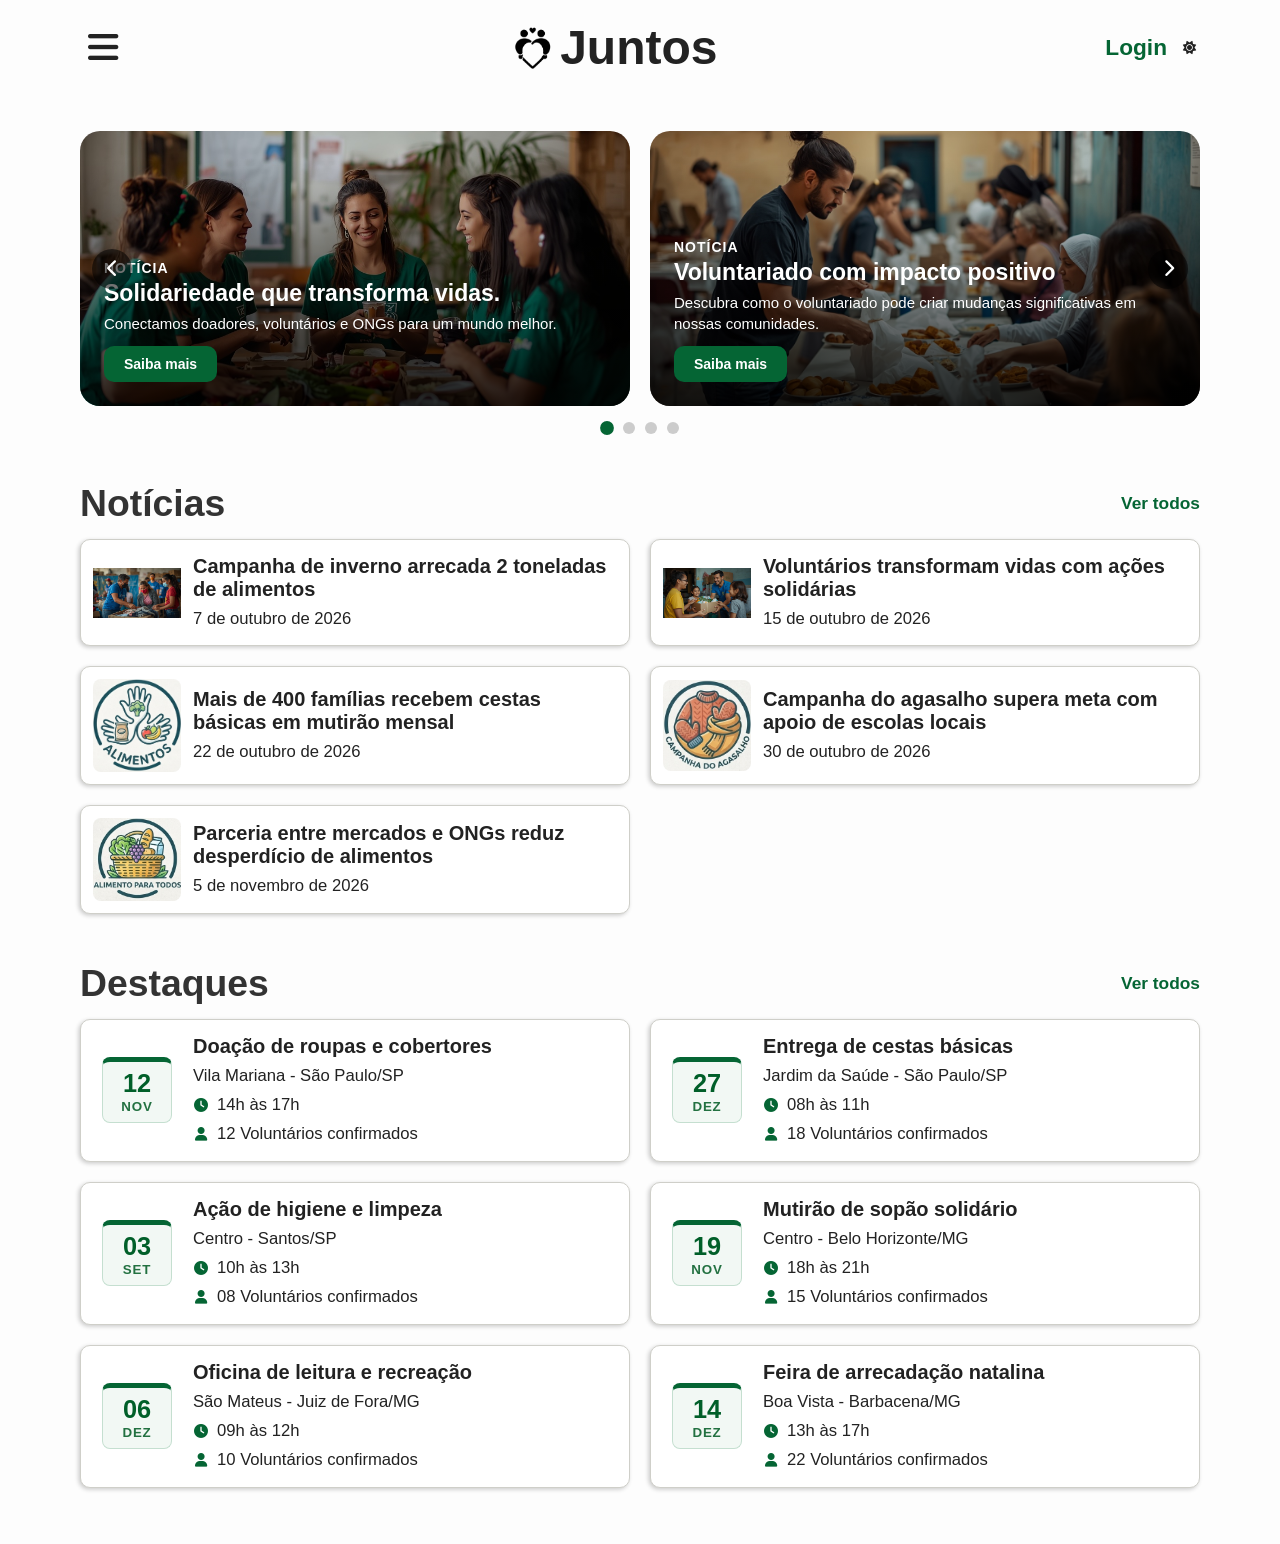
<file: index.html>
<!DOCTYPE html>
<html lang="pt-BR">

<head>
    <meta charset="UTF-8">
    <meta name="viewport" content="width=device-width, initial-scale=1.0">
    <title>Juntos</title>
    <link rel="stylesheet" href="index.css">
    <link rel="stylesheet" href="https://cdnjs.cloudflare.com/ajax/libs/font-awesome/6.5.2/css/all.min.css">
</head>

<body id="home" class="claro">
    <header>
        <button class="abrirMenu" type="button" aria-label="Abrir menu" aria-expanded="false">
            <i class="fa-solid fa-bars"></i>
        </button>
        <div class="logo">
            <img src="src/logoPreta.png" alt="Juntos">
            <h1>Juntos</h1>
        </div>
        <div class="headerAcoes">
            <a class="verTodos" href="Login.html">Login</a>
            <button type="button" id="tema" aria-label="Mudar tema"><i class="fa fa-sun"></i></button>
        </div>
    </header>

    <main>
        <section>
            <div class="carroselWrapper">
                <button type="button" class="setaCarrosel anterior" aria-label="Slide anterior">
                    <i class="fa-solid fa-chevron-left"></i>
                </button>
                <ul class="carrosel">
                    <li>
                        <img src="src/home1.jpg" alt="Imagem de mulheres separando alimentos para doação">
                        <div>
                            <h3>NOTÍCIA</h3>
                            <h2>Solidariedade que transforma vidas.</h2>
                            <p>Conectamos doadores, voluntários e ONGs para um mundo melhor.</p>
                            <button type="button">Saiba mais</button>
                        </div>
                    </li>
                    <li>
                        <img src="src/home2.jpg" alt="Imagem de pessoas ajudando outras pessoas">
                        <div>
                            <h3>NOTÍCIA</h3>
                            <h2>Voluntariado com impacto positivo</h2>
                            <p>Descubra como o voluntariado pode criar mudanças significativas em nossas comunidades.</p>
                            <button type="button">Saiba mais</button>
                        </div>
                    </li>
                    <li>
                        <img src="src/noticias2.jpg" alt="Imagem de voluntários distribuindo alimentos e roupas">
                        <div>
                            <h3>NOTÍCIA</h3>
                            <h2>Voluntários transformam vidas com ações solidárias</h2>
                            <p>Projetos locais mobilizam pessoas para apoiar comunidades em momentos de necessidade.</p>
                            <button type="button">Saiba mais</button>
                        </div>
                    </li>
                    <li>
                        <img src="src/noticias1.jpg" alt="Imagem de pessoas doando roupas para pessoas necessitadas">
                        <div>
                            <h3>NOTÍCIA</h3>
                            <h2>Campanha de inverno arrecada 2 toneladas de alimentos</h2>
                            <p>Uma ação coletiva fortalece a ajuda às famílias e amplia o impacto da solidariedade.</p>
                            <button type="button">Saiba mais</button>
                        </div>
                    </li>
                </ul>
                <button type="button" class="setaCarrosel proxima" aria-label="Próximo slide">
                    <i class="fa-solid fa-chevron-right"></i>
                </button>
            </div>
            <div class="indicadores">
                <button type="button" class="indicador ativo" aria-label="Slide 1"></button>
                <button type="button" class="indicador" aria-label="Slide 2"></button>
                <button type="button" class="indicador" aria-label="Slide 3"></button>
                <button type="button" class="indicador" aria-label="Slide 4"></button>
            </div>
        </section>

        <section>
            <div class="textoBotao">
                <h2 class="colorPreto">Notícias</h2>
                <button type="button" class="verTodos">Ver todos</button>
            </div>
            <ul class="listaScroll">
                <li class="lista2Lados">
                    <div>
                        <img src="src/noticias1.jpg" alt="Imagem de pessoas doando roupas para pessoas necessitadas">
                    </div>
                    <div>
                        <h3>Campanha de inverno arrecada 2 toneladas de alimentos</h3>
                        <p>7 de outubro de 2026</p>
                    </div>
                </li>
                <li class="lista2Lados">
                    <div>
                        <img src="src/noticias2.jpg" alt="Imagem de voluntários entregando doações">
                    </div>
                    <div>
                        <h3>Voluntários transformam vidas com ações solidárias</h3>
                        <p>15 de outubro de 2026</p>
                    </div>
                </li>
                <li class="lista2Lados itemExtra oculto">
                    <div>
                        <img src="src/Doação de alimentos.jpg" alt="Distribuição de cestas básicas">
                    </div>
                    <div>
                        <h3>Mais de 400 famílias recebem cestas básicas em mutirão mensal</h3>
                        <p>22 de outubro de 2026</p>
                    </div>
                </li>
                <li class="lista2Lados itemExtra oculto">
                    <div>
                        <img src="src/campanha do agasalho.jpg" alt="Campanha do agasalho em andamento">
                    </div>
                    <div>
                        <h3>Campanha do agasalho supera meta com apoio de escolas locais</h3>
                        <p>30 de outubro de 2026</p>
                    </div>
                </li>
                <li class="lista2Lados itemExtra oculto">
                    <div>
                        <img src="src/alimento para todos.jpg" alt="Alimentos organizados para distribuição">
                    </div>
                    <div>
                        <h3>Parceria entre mercados e ONGs reduz desperdício de alimentos</h3>
                        <p>5 de novembro de 2026</p>
                    </div>
                </li>
            </ul>
        </section>

        <section>
            <div class="textoBotao">
                <h2 class="colorPreto">Destaques</h2>
                <button type="button" class="verTodos">Ver todos</button>
            </div>
            <ul class="listaScroll">
                <li class="lista2Lados">
                    <div class="iconeData">
                        <div>
                            <h4>12</h4>
                            <h4>NOV</h4>
                        </div>
                    </div>
                    <div>
                        <h3>Doação de roupas e cobertores</h3>
                        <p>Vila Mariana - São Paulo/SP</p>
                        <div class="iconeTexto">
                            <i class="fa-solid fa-clock"></i>
                            <p>14h às 17h</p>
                        </div>
                        <div class="iconeTexto">
                            <i class="fa-solid fa-user"></i>
                            <p>12 Voluntários confirmados</p>
                        </div>
                    </div>
                </li>
                <li class="lista2Lados">
                    <div class="iconeData">
                        <div>
                            <h4>27</h4>
                            <h4>DEZ</h4>
                        </div>
                    </div>
                    <div>
                        <h3>Entrega de cestas básicas</h3>
                        <p>Jardim da Saúde - São Paulo/SP</p>
                        <div class="iconeTexto">
                            <i class="fa-solid fa-clock"></i>
                            <p>08h às 11h</p>
                        </div>
                        <div class="iconeTexto">
                            <i class="fa-solid fa-user"></i>
                            <p>18 Voluntários confirmados</p>
                        </div>
                    </div>
                </li>
                <li class="lista2Lados">
                    <div class="iconeData">
                        <div>
                            <h4>03</h4>
                            <h4>SET</h4>
                        </div>
                    </div>
                    <div>
                        <h3>Ação de higiene e limpeza</h3>
                        <p>Centro - Santos/SP</p>
                        <div class="iconeTexto">
                            <i class="fa-solid fa-clock"></i>
                            <p>10h às 13h</p>
                        </div>
                        <div class="iconeTexto">
                            <i class="fa-solid fa-user"></i>
                            <p>08 Voluntários confirmados</p>
                        </div>
                    </div>
                </li>
                <li class="lista2Lados">
                    <div class="iconeData">
                        <div>
                            <h4>19</h4>
                            <h4>NOV</h4>
                        </div>
                    </div>
                    <div>
                        <h3>Mutirão de sopão solidário</h3>
                        <p>Centro - Belo Horizonte/MG</p>
                        <div class="iconeTexto">
                            <i class="fa-solid fa-clock"></i>
                            <p>18h às 21h</p>
                        </div>
                        <div class="iconeTexto">
                            <i class="fa-solid fa-user"></i>
                            <p>15 Voluntários confirmados</p>
                        </div>
                    </div>
                </li>
                <li class="lista2Lados itemExtra oculto">
                    <div class="iconeData">
                        <div>
                            <h4>06</h4>
                            <h4>DEZ</h4>
                        </div>
                    </div>
                    <div>
                        <h3>Oficina de leitura e recreação</h3>
                        <p>São Mateus - Juiz de Fora/MG</p>
                        <div class="iconeTexto">
                            <i class="fa-solid fa-clock"></i>
                            <p>09h às 12h</p>
                        </div>
                        <div class="iconeTexto">
                            <i class="fa-solid fa-user"></i>
                            <p>10 Voluntários confirmados</p>
                        </div>
                    </div>
                </li>
                <li class="lista2Lados itemExtra oculto">
                    <div class="iconeData">
                        <div>
                            <h4>14</h4>
                            <h4>DEZ</h4>
                        </div>
                    </div>
                    <div>
                        <h3>Feira de arrecadação natalina</h3>
                        <p>Boa Vista - Barbacena/MG</p>
                        <div class="iconeTexto">
                            <i class="fa-solid fa-clock"></i>
                            <p>13h às 17h</p>
                        </div>
                        <div class="iconeTexto">
                            <i class="fa-solid fa-user"></i>
                            <p>22 Voluntários confirmados</p>
                        </div>
                    </div>
                </li>
            </ul>
        </section>
    </main>

    <div id="modalNoticia" class="modalFundo oculto" role="dialog" aria-modal="true" aria-labelledby="modalNoticiaTitulo">
        <div class="modalCaixa">
            <div class="modalCabecalho">
                <h3 id="modalNoticiaTitulo">Notícia</h3>
                <button type="button" id="fecharModalNoticia" class="modalFechar" aria-label="Fechar">&times;</button>
            </div>
            <div class="modalCorpo">
                <p id="modalNoticiaTexto"></p>
                <div class="modalAcoes">
                    <a class="botaoPrincipal" href="minhaArea.html">Participar agora</a>
                </div>
            </div>
        </div>
    </div>

    <article id="menu" class="menuClose">
        <div>
            <div class="logo">
                <img src="src/logoBranca.png" alt="Logo do Juntos">
                <h1>Juntos</h1>
            </div>
            <button type="button" class="fecharMenu" aria-label="Fechar menu">
                <i class="fa fa-close"></i>
            </button>
        </div>
        <nav class="redirecionadorMenu">
            <div>
                <i class="fas fa-home white"></i>
                <a href="index.html">Início</a>
            </div>
            <div>
                <i class="fas fa-user-alt white"></i>
                <a href="minhaArea.html">Minha Área</a>
            </div>
            <div>
                <i class="fas fa-chart-bar white"></i>
                <a href="Dashboard.html">Dashboard</a>
            </div>
            <div>
                <i class="fas fa-newspaper white"></i>
                <a href="boletim.html">Boletim</a>
            </div>
            <div>
                <i class="fas fa-question-circle white"></i>
                <a href="quemSomos.html">Quem Somos</a>
            </div>
        </nav>
    </article>

    <script src="script.js" defer></script>
    <script src="js/home.js" defer></script>
</body>

</html>
</file>
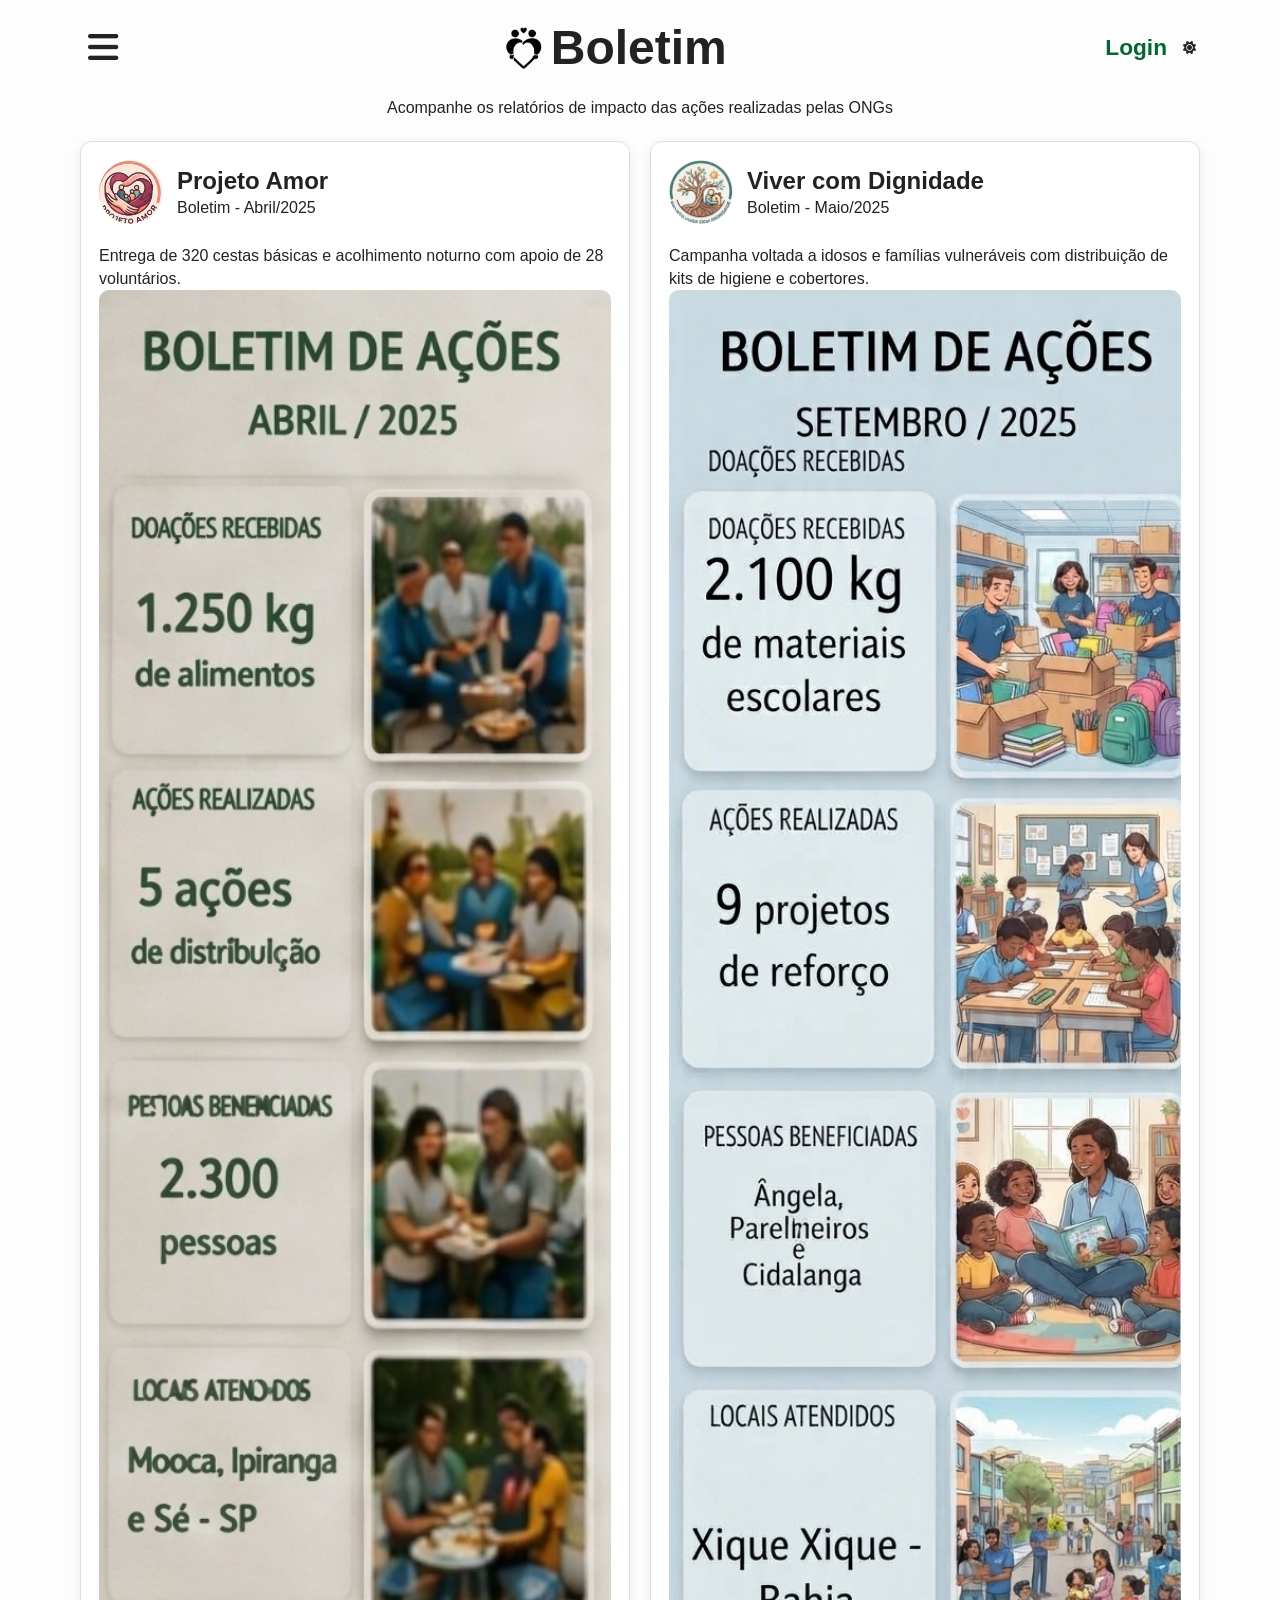
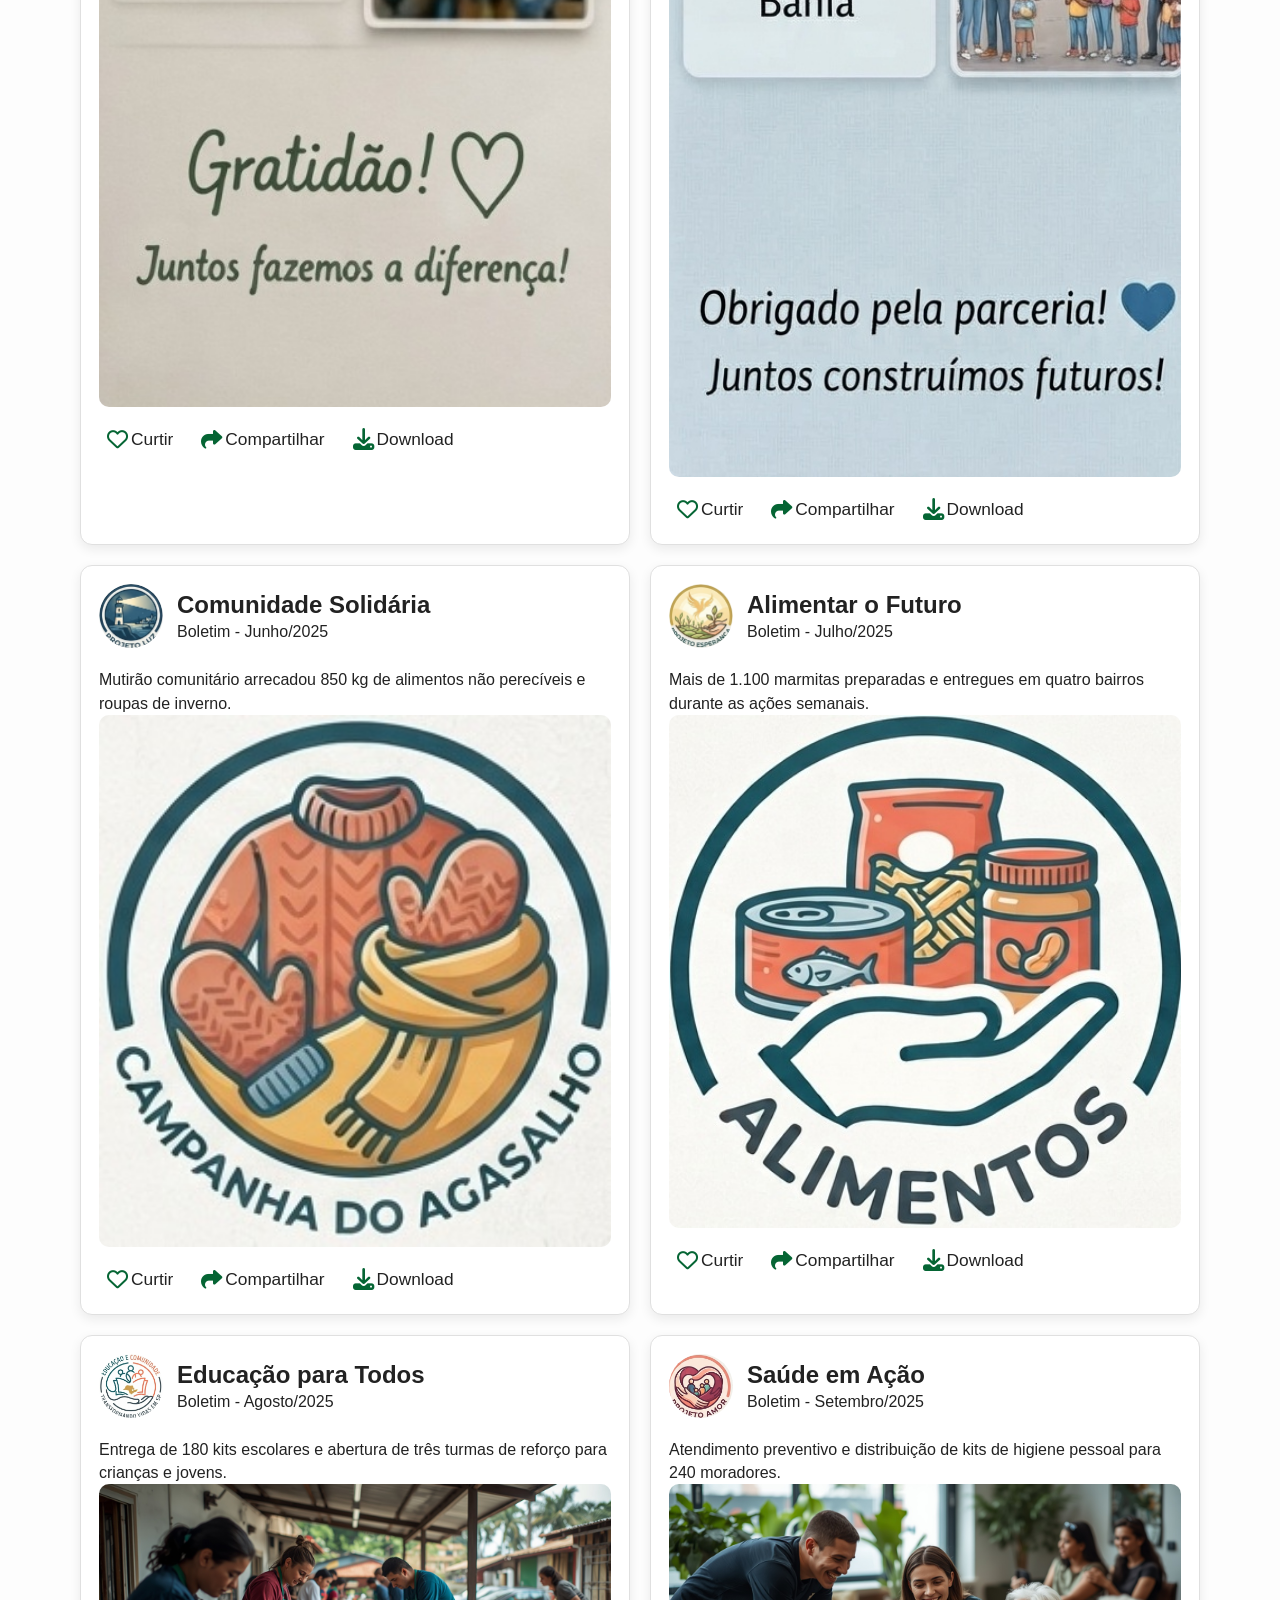
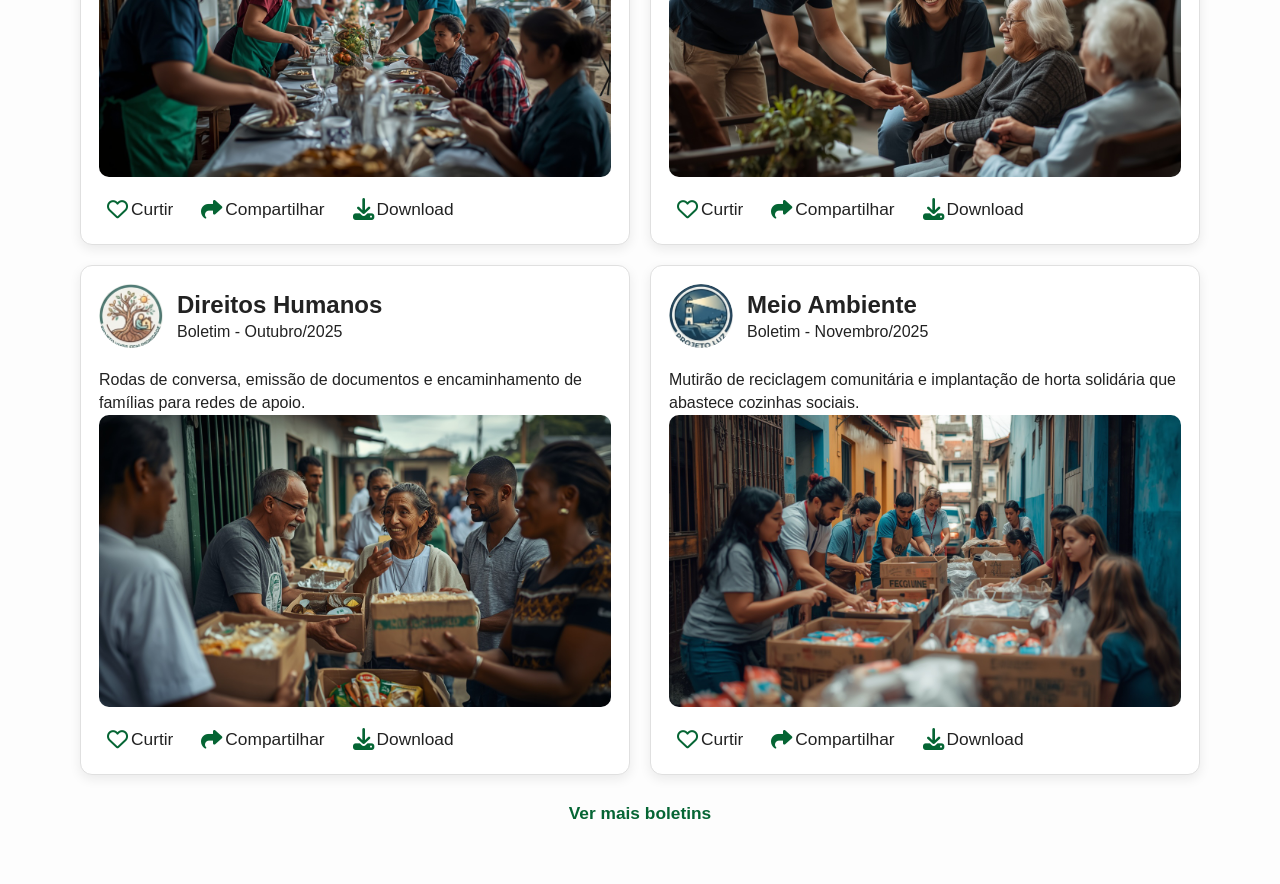
<file: boletim.html>
<!DOCTYPE html>
<html lang="pt-br">

<head>
    <meta charset="UTF-8">
    <meta name="viewport" content="width=device-width, initial-scale=1.0">
    <link rel="stylesheet" href="index.css">
    <link rel="stylesheet" href="https://cdnjs.cloudflare.com/ajax/libs/font-awesome/6.5.2/css/all.min.css">
    <title>Boletim - Juntos</title>
</head>

<body id="boletim" class="claro">
    <header>
        <button type="button" class="abrirMenu" aria-label="Abrir menu" aria-expanded="false">
            <i class="fa-solid fa-bars"></i>
        </button>
        <div class="logo">
            <img src="src/logoPreta.png" alt="Juntos">
            <h1>Boletim</h1>
        </div>
        <div class="headerAcoes">
            <a class="verTodos" href="Login.html">Login</a>
            <button type="button" id="tema" aria-label="Mudar tema"><i class="fa fa-sun"></i></button>
        </div>
    </header>

    <main>
        <div class="centralizado">
            <div>
                <p>Acompanhe os relatórios de impacto das ações realizadas pelas ONGs</p>
            </div>

            <section class="section-boletim">
                <ul class="listaScroll">
                    <li class="caixaBoletim" data-ong="Projeto Amor">
                        <div class="alinhamento">
                            <img class="logo-boletim" src="src/projeto amor.jpg" alt="Logo Projeto Amor">
                            <div>
                                <h4>Projeto Amor</h4>
                                <p>Boletim - Abril/2025</p>
                            </div>
                        </div>
                        <p class="descricaoBoletim">Entrega de 320 cestas básicas e acolhimento noturno com apoio de 28 voluntários.</p>
                        <img class="imagem-vertical" src="src/imagem_boletim.jpeg" alt="Imagem do boletim abril de 2025">
                        <div class="barraInferior">
                            <button type="button" class="btnCurtir">
                                <div class="iconeTexto">
                                    <i class="far fa-heart"></i>
                                    <p>Curtir</p>
                                </div>
                            </button>
                            <button type="button" class="btnCompartilhar">
                                <div class="iconeTexto">
                                    <i class="fa fa-share"></i>
                                    <p>Compartilhar</p>
                                </div>
                            </button>
                            <button type="button" class="btnDownload">
                                <div class="iconeTexto">
                                    <i class="fa fa-download"></i>
                                    <p>Download</p>
                                </div>
                            </button>
                        </div>
                    </li>

                    <li class="caixaBoletim" data-ong="Viver com Dignidade">
                        <div class="alinhamento">
                            <img class="logo-boletim" src="src/projeto viver com dignidade.jpg" alt="Logo Viver com Dignidade">
                            <div>
                                <h4>Viver com Dignidade</h4>
                                <p>Boletim - Maio/2025</p>
                            </div>
                        </div>
                        <p class="descricaoBoletim">Campanha voltada a idosos e famílias vulneráveis com distribuição de kits de higiene e cobertores.</p>
                        <img class="imagem-vertical" src="src/imagem_Boletim2.jpg" alt="Imagem boletim maio de 2025">
                        <div class="barraInferior">
                            <button type="button" class="btnCurtir">
                                <div class="iconeTexto">
                                    <i class="far fa-heart"></i>
                                    <p>Curtir</p>
                                </div>
                            </button>
                            <button type="button" class="btnCompartilhar">
                                <div class="iconeTexto">
                                    <i class="fa fa-share"></i>
                                    <p>Compartilhar</p>
                                </div>
                            </button>
                            <button type="button" class="btnDownload">
                                <div class="iconeTexto">
                                    <i class="fa fa-download"></i>
                                    <p>Download</p>
                                </div>
                            </button>
                        </div>
                    </li>

                    <li class="caixaBoletim" data-ong="Comunidade Solidária">
                        <div class="alinhamento">
                            <img class="logo-boletim" src="src/projeto luz.jpg" alt="Logo Comunidade Solidária">
                            <div>
                                <h4>Comunidade Solidária</h4>
                                <p>Boletim - Junho/2025</p>
                            </div>
                        </div>
                        <p class="descricaoBoletim">Mutirão comunitário arrecadou 850 kg de alimentos não perecíveis e roupas de inverno.</p>
                        <img class="imagem-vertical" src="src/campanha do agasalho.jpg" alt="Campanha do agasalho Comunidade Solidária">
                        <div class="barraInferior">
                            <button type="button" class="btnCurtir">
                                <div class="iconeTexto">
                                    <i class="far fa-heart"></i>
                                    <p>Curtir</p>
                                </div>
                            </button>
                            <button type="button" class="btnCompartilhar">
                                <div class="iconeTexto">
                                    <i class="fa fa-share"></i>
                                    <p>Compartilhar</p>
                                </div>
                            </button>
                            <button type="button" class="btnDownload">
                                <div class="iconeTexto">
                                    <i class="fa fa-download"></i>
                                    <p>Download</p>
                                </div>
                            </button>
                        </div>
                    </li>

                    <li class="caixaBoletim" data-ong="Alimentar o Futuro">
                        <div class="alinhamento">
                            <img class="logo-boletim" src="src/projeto esperança.jpg" alt="Logo Alimentar o Futuro">
                            <div>
                                <h4>Alimentar o Futuro</h4>
                                <p>Boletim - Julho/2025</p>
                            </div>
                        </div>
                        <p class="descricaoBoletim">Mais de 1.100 marmitas preparadas e entregues em quatro bairros durante as ações semanais.</p>
                        <img class="imagem-vertical" src="src/Distribuição de alimentos.jpg" alt="Distribuição de alimentos Alimentar o Futuro">
                        <div class="barraInferior">
                            <button type="button" class="btnCurtir">
                                <div class="iconeTexto">
                                    <i class="far fa-heart"></i>
                                    <p>Curtir</p>
                                </div>
                            </button>
                            <button type="button" class="btnCompartilhar">
                                <div class="iconeTexto">
                                    <i class="fa fa-share"></i>
                                    <p>Compartilhar</p>
                                </div>
                            </button>
                            <button type="button" class="btnDownload">
                                <div class="iconeTexto">
                                    <i class="fa fa-download"></i>
                                    <p>Download</p>
                                </div>
                            </button>
                        </div>
                    </li>

                    <li class="caixaBoletim itemExtra oculto" data-ong="Educação para Todos">
                        <div class="alinhamento">
                            <img class="logo-boletim" src="src/Logo Educação e comunidade.jpg" alt="Logo Educação para Todos">
                            <div>
                                <h4>Educação para Todos</h4>
                                <p>Boletim - Agosto/2025</p>
                            </div>
                        </div>
                        <p class="descricaoBoletim">Entrega de 180 kits escolares e abertura de três turmas de reforço para crianças e jovens.</p>
                        <img class="imagem-vertical" src="src/orfanatos.jpg" alt="Atividades educativas para crianças">
                        <div class="barraInferior">
                            <button type="button" class="btnCurtir">
                                <div class="iconeTexto">
                                    <i class="far fa-heart"></i>
                                    <p>Curtir</p>
                                </div>
                            </button>
                            <button type="button" class="btnCompartilhar">
                                <div class="iconeTexto">
                                    <i class="fa fa-share"></i>
                                    <p>Compartilhar</p>
                                </div>
                            </button>
                            <button type="button" class="btnDownload">
                                <div class="iconeTexto">
                                    <i class="fa fa-download"></i>
                                    <p>Download</p>
                                </div>
                            </button>
                        </div>
                    </li>

                    <li class="caixaBoletim itemExtra oculto" data-ong="Saúde em Ação">
                        <div class="alinhamento">
                            <img class="logo-boletim" src="src/projeto amor.jpg" alt="Logo Saúde em Ação">
                            <div>
                                <h4>Saúde em Ação</h4>
                                <p>Boletim - Setembro/2025</p>
                            </div>
                        </div>
                        <p class="descricaoBoletim">Atendimento preventivo e distribuição de kits de higiene pessoal para 240 moradores.</p>
                        <img class="imagem-vertical" src="src/asilos.jpg" alt="Ação de cuidado com idosos">
                        <div class="barraInferior">
                            <button type="button" class="btnCurtir">
                                <div class="iconeTexto">
                                    <i class="far fa-heart"></i>
                                    <p>Curtir</p>
                                </div>
                            </button>
                            <button type="button" class="btnCompartilhar">
                                <div class="iconeTexto">
                                    <i class="fa fa-share"></i>
                                    <p>Compartilhar</p>
                                </div>
                            </button>
                            <button type="button" class="btnDownload">
                                <div class="iconeTexto">
                                    <i class="fa fa-download"></i>
                                    <p>Download</p>
                                </div>
                            </button>
                        </div>
                    </li>

                    <li class="caixaBoletim itemExtra oculto" data-ong="Direitos Humanos">
                        <div class="alinhamento">
                            <img class="logo-boletim" src="src/projeto viver com dignidade.jpg" alt="Logo Direitos Humanos">
                            <div>
                                <h4>Direitos Humanos</h4>
                                <p>Boletim - Outubro/2025</p>
                            </div>
                        </div>
                        <p class="descricaoBoletim">Rodas de conversa, emissão de documentos e encaminhamento de famílias para redes de apoio.</p>
                        <img class="imagem-vertical" src="src/familiasCarentes.jpg" alt="Apoio a famílias carentes">
                        <div class="barraInferior">
                            <button type="button" class="btnCurtir">
                                <div class="iconeTexto">
                                    <i class="far fa-heart"></i>
                                    <p>Curtir</p>
                                </div>
                            </button>
                            <button type="button" class="btnCompartilhar">
                                <div class="iconeTexto">
                                    <i class="fa fa-share"></i>
                                    <p>Compartilhar</p>
                                </div>
                            </button>
                            <button type="button" class="btnDownload">
                                <div class="iconeTexto">
                                    <i class="fa fa-download"></i>
                                    <p>Download</p>
                                </div>
                            </button>
                        </div>
                    </li>

                    <li class="caixaBoletim itemExtra oculto" data-ong="Meio Ambiente">
                        <div class="alinhamento">
                            <img class="logo-boletim" src="src/projeto luz.jpg" alt="Logo Meio Ambiente">
                            <div>
                                <h4>Meio Ambiente</h4>
                                <p>Boletim - Novembro/2025</p>
                            </div>
                        </div>
                        <p class="descricaoBoletim">Mutirão de reciclagem comunitária e implantação de horta solidária que abastece cozinhas sociais.</p>
                        <img class="imagem-vertical" src="src/comunidades.jpg" alt="Ação ambiental comunitária">
                        <div class="barraInferior">
                            <button type="button" class="btnCurtir">
                                <div class="iconeTexto">
                                    <i class="far fa-heart"></i>
                                    <p>Curtir</p>
                                </div>
                            </button>
                            <button type="button" class="btnCompartilhar">
                                <div class="iconeTexto">
                                    <i class="fa fa-share"></i>
                                    <p>Compartilhar</p>
                                </div>
                            </button>
                            <button type="button" class="btnDownload">
                                <div class="iconeTexto">
                                    <i class="fa fa-download"></i>
                                    <p>Download</p>
                                </div>
                            </button>
                        </div>
                    </li>
                </ul>
                <button type="button" id="verMaisBoletim" class="verTodos">Ver mais boletins</button>
                <p id="semBoletins" class="mensagemVazia oculto">Nenhum boletim publicado para esta ONG ainda.</p>
            </section>
        </div>
    </main>

    <article id="menu" class="menuClose">
        <div>
            <div class="logo">
                <img src="src/logoBranca.png" alt="Logo do Juntos">
                <h1>Juntos</h1>
            </div>
            <button type="button" class="fecharMenu" aria-label="Fechar menu"><i class="fa fa-close"></i></button>
        </div>
        <nav class="redirecionadorMenu">
            <div>
                <i class="fas fa-home white"></i>
                <a href="index.html">Início</a>
            </div>
            <div>
                <i class="fas fa-user-alt white"></i>
                <a href="minhaArea.html">Minha Área</a>
            </div>
            <div>
                <i class="fas fa-chart-bar white"></i>
                <a href="Dashboard.html">Dashboard</a>
            </div>
            <div>
                <i class="fas fa-newspaper white"></i>
                <a href="boletim.html">Boletim</a>
            </div>
            <div>
                <i class="fas fa-question-circle white"></i>
                <a href="quemSomos.html">Quem Somos</a>
            </div>
        </nav>
    </article>

    <script src="script.js" defer></script>
    <script src="js/boletim.js" defer></script>
</body>

</html>
</file>
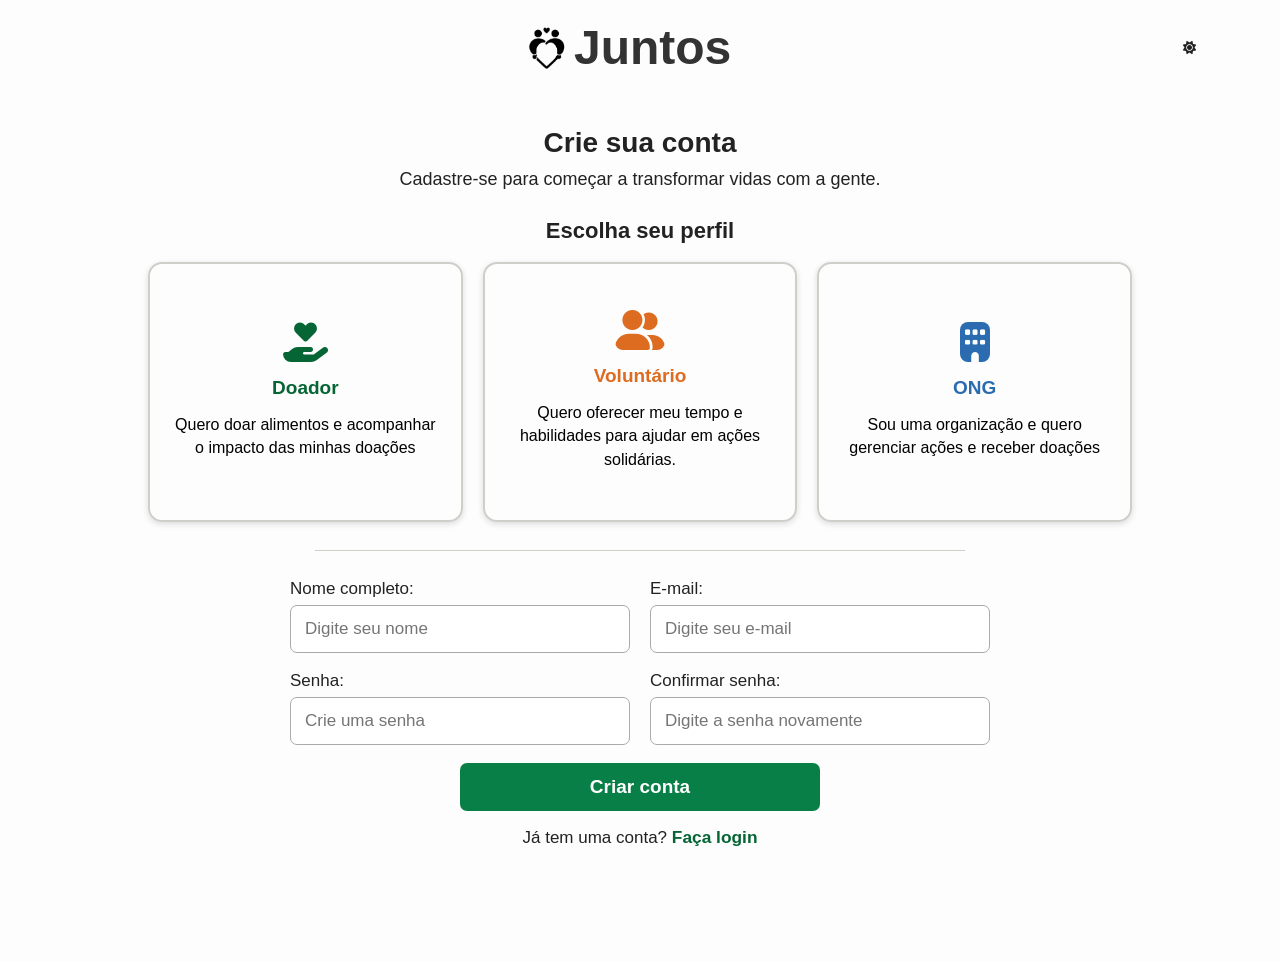
<file: Cadastro.html>
<!DOCTYPE html>
<html lang="pt-br">

<head>
    <meta charset="UTF-8">
    <meta name="viewport" content="width=device-width, initial-scale=1.0">
    <link rel="stylesheet" href="index.css">
    <link rel="stylesheet" href="https://cdnjs.cloudflare.com/ajax/libs/font-awesome/6.5.2/css/all.min.css">
    <title>Cadastro - Juntos</title>
</head>

<body id="login" class="claro">
    <header>
        <div></div>
        <a class="logo colorPreto" href="index.html">
            <img src="src/logoPreta.png" alt="Juntos">
            <h1>Juntos</h1>
        </a>
        <div class="headerAcoes">
            <button type="button" id="tema" aria-label="Mudar tema"><i class="fa fa-sun"></i></button>
        </div>
    </header>

    <main>
        <section>
            <h2>Crie sua conta</h2>
            <p>Cadastre-se para começar a transformar vidas com a gente.</p>
        </section>

        <section>
            <h3>Escolha seu perfil</h3>
            <div class="listaScroll">
                <button type="button" class="botao" data-perfil="doador" data-nome="Nome completo:">
                    <div class="lista2Lados">
                        <div class="colorVerdeP">
                            <i class="fas fa-hand-holding-heart"></i>
                        </div>
                        <div>
                            <h4 class="colorVerdeP">Doador</h4>
                            <p>Quero doar alimentos e acompanhar o impacto das minhas doações</p>
                        </div>
                    </div>
                </button>
                <button type="button" class="botao" data-perfil="voluntario" data-nome="Nome completo:">
                    <div class="lista2Lados">
                        <div class="colorLaranja">
                            <i class="fas fa-user-friends"></i>
                        </div>
                        <div>
                            <h4 class="colorLaranja">Voluntário</h4>
                            <p>Quero oferecer meu tempo e habilidades para ajudar em ações solidárias.</p>
                        </div>
                    </div>
                </button>
                <button type="button" class="botao" data-perfil="ong" data-nome="Nome da organização:">
                    <div class="lista2Lados">
                        <div class="colorAzul">
                            <i class="fas fa-building"></i>
                        </div>
                        <div>
                            <h4 class="colorAzul">ONG</h4>
                            <p>Sou uma organização e quero gerenciar ações e receber doações</p>
                        </div>
                    </div>
                </button>
            </div>
        </section>

        <article>
            <p class="linha"></p>
        </article>

        <section>
            <form id="formCadastro" novalidate>
                <input type="hidden" id="perfil" name="perfil" value="">
                <div class="linhaCampos">
                    <div class="campo">
                        <label for="nome" id="labelNome">Nome completo:</label>
                        <input type="text" id="nome" placeholder="Digite seu nome" required>
                    </div>
                    <div class="campo">
                        <label for="email">E-mail:</label>
                        <input type="email" id="email" placeholder="Digite seu e-mail" required>
                    </div>
                </div>
                <div class="linhaCampos">
                    <div class="campo">
                        <label for="senha">Senha:</label>
                        <input type="password" id="senha" placeholder="Crie uma senha" required>
                    </div>
                    <div class="campo">
                        <label for="confirmarSenha">Confirmar senha:</label>
                        <input type="password" id="confirmarSenha" placeholder="Digite a senha novamente" required>
                    </div>
                </div>
                <p id="erroCadastro" class="mensagemErro oculto"></p>
                <div class="acaoCentralizada">
                    <button type="submit" class="botaoLogin">Criar conta</button>
                    <p>Já tem uma conta? <a class="verTodos" href="Login.html">Faça login</a></p>
                </div>
            </form>
        </section>
    </main>

    <script src="script.js" defer></script>
    <script src="js/auth.js" defer></script>
</body>

</html>
</file>
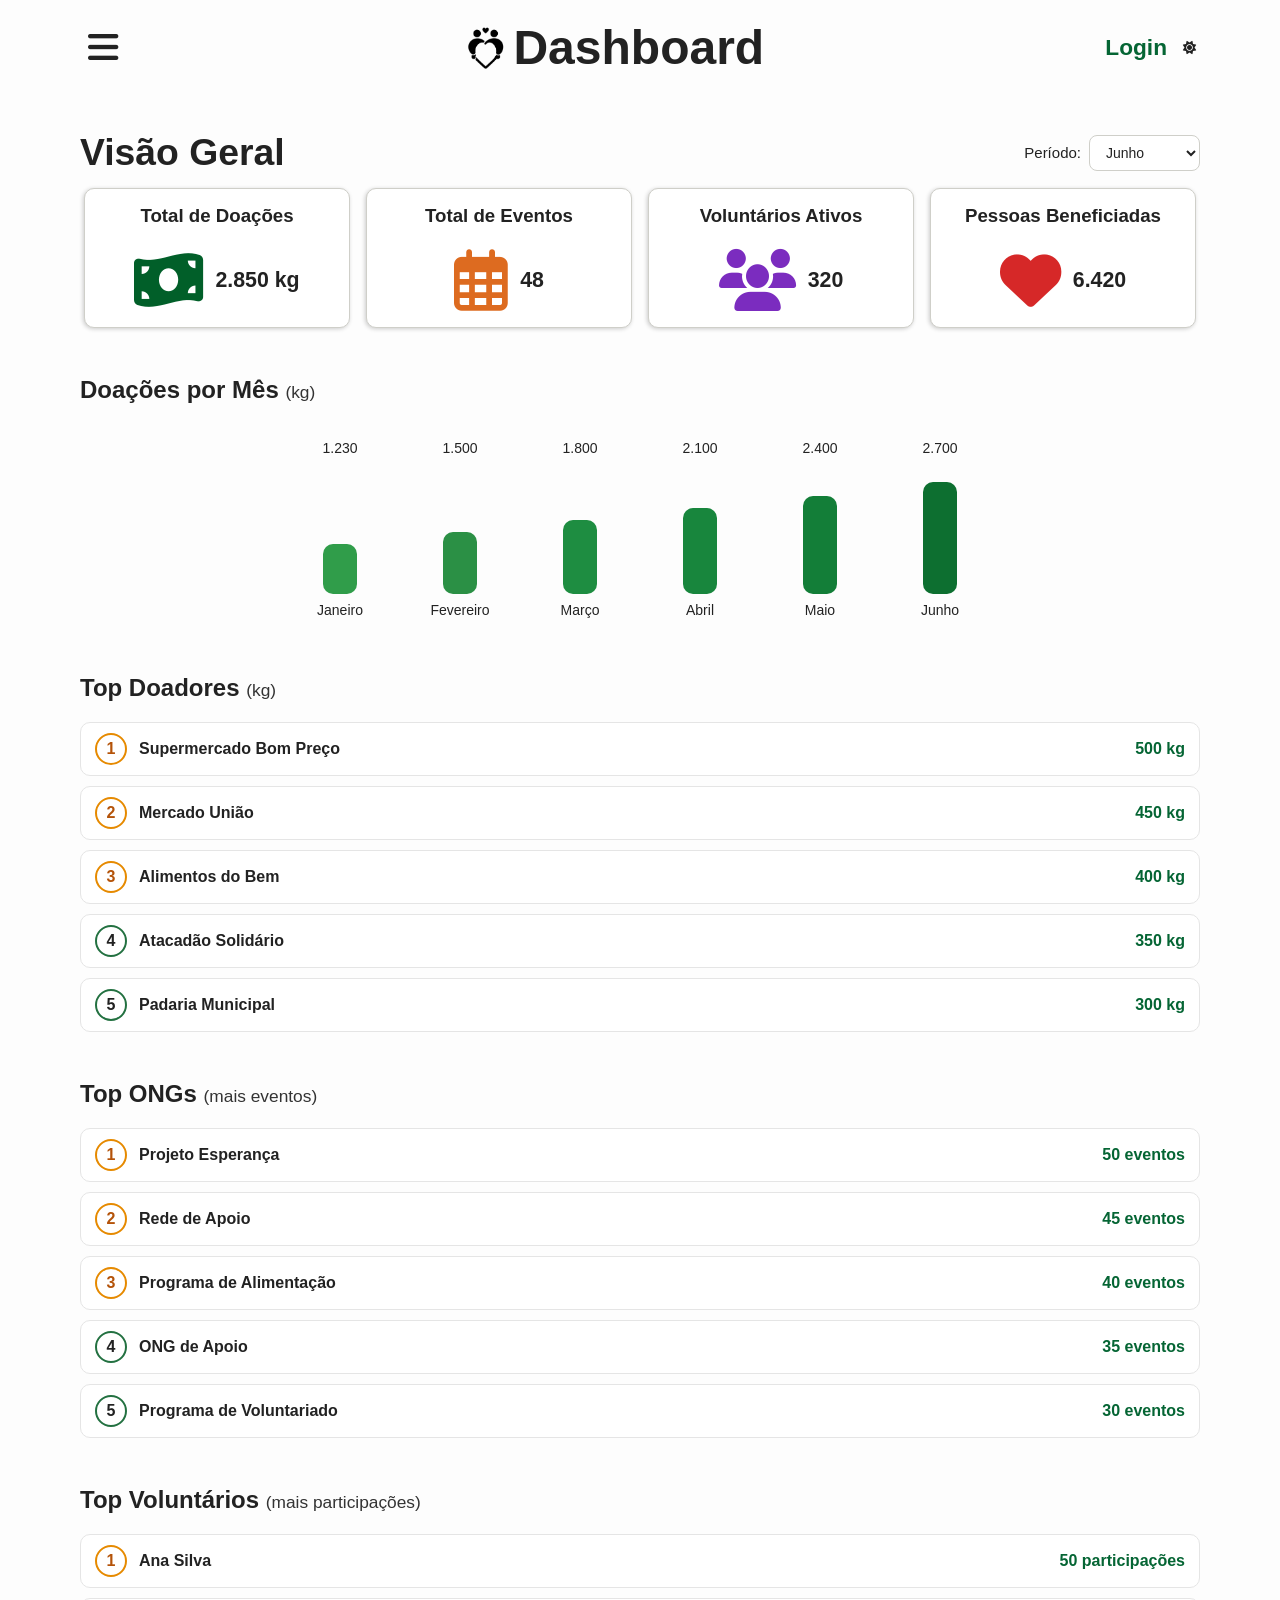
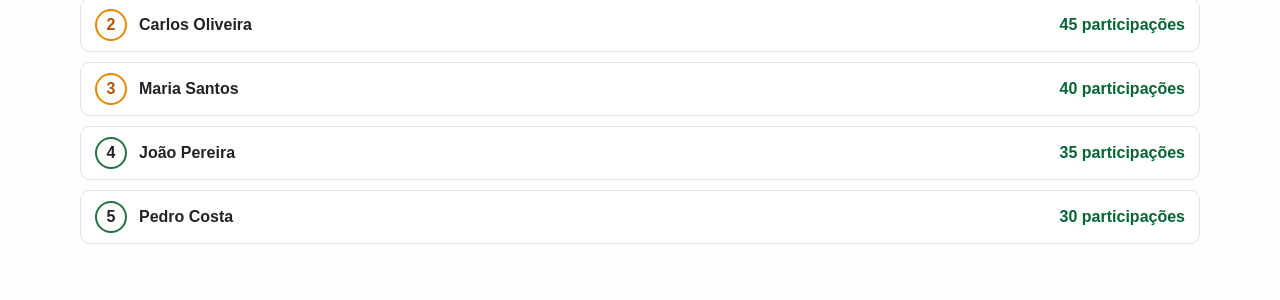
<file: Dashboard.html>
<!DOCTYPE html>
<html lang="pt-br">

<head>
    <meta charset="UTF-8">
    <meta name="viewport" content="width=device-width, initial-scale=1.0">
    <link rel="stylesheet" href="index.css">
    <link rel="stylesheet" href="https://cdnjs.cloudflare.com/ajax/libs/font-awesome/6.5.2/css/all.min.css">
    <title>Dashboard - Juntos</title>
</head>

<body id="dashboard" class="claro">
    <header>
        <button type="button" class="abrirMenu" aria-label="Abrir menu" aria-expanded="false">
            <i class="fa-solid fa-bars"></i>
        </button>
        <div class="logo">
            <img src="src/logoPreta.png" alt="Juntos">
            <h1>Dashboard</h1>
        </div>
        <div class="headerAcoes">
            <a class="verTodos" href="Login.html">Login</a>
            <button type="button" id="tema" aria-label="Mudar tema"><i class="fa fa-sun"></i></button>
        </div>
    </header>

    <main>
        <section>
            <div class="textoBotao">
                <h2>Visão Geral</h2>
                <div class="pediodo">
                    <p>Período:</p>
                    <select class="seletorCaixa" aria-label="Selecionar mês">
                        <option>Janeiro</option>
                        <option>Fevereiro</option>
                        <option>Março</option>
                        <option>Abril</option>
                        <option>Maio</option>
                        <option selected>Junho</option>
                        <option>Julho</option>
                        <option>Agosto</option>
                        <option>Setembro</option>
                        <option>Outubro</option>
                        <option>Novembro</option>
                        <option>Dezembro</option>
                    </select>
                </div>
            </div>
            <div class="visaoGeral">
                <div class="listaLadoLado">
                    <div class="cardTextoInferior">
                        <h3 class="tamanhoLetra">Total de Doações</h3>
                        <div class="cardInfo">
                            <span class="colorVerdeE"><i class="fa-solid fa-money-bill-wave verde"></i></span>
                            <p id="kpiDoacoes">2.850 kg</p>
                        </div>
                    </div>
                    <div class="cardTextoInferior">
                        <h3 class="tamanhoLetra">Total de Eventos</h3>
                        <div class="cardInfo">
                            <span class="colorLaranja"><i class="fa-regular fa-calendar-days laranja"></i></span>
                            <p id="kpiEventos">48</p>
                        </div>
                    </div>
                    <div class="cardTextoInferior">
                        <h3 class="tamanhoLetra">Voluntários Ativos</h3>
                        <div class="cardInfo">
                            <span class="colorRoxo"><i class="fa-solid fa-users roxo"></i></span>
                            <p id="kpiVoluntarios">320</p>
                        </div>
                    </div>
                    <div class="cardTextoInferior">
                        <h3 class="tamanhoLetra">Pessoas Beneficiadas</h3>
                        <div class="cardInfo">
                            <span class="colorVermelho"><i class="fa-solid fa-heart vermelho"></i></span>
                            <p id="kpiBeneficiadas">6.420</p>
                        </div>
                    </div>
                </div>
            </div>
        </section>

        <section>
            <h2>Doações por Mês <span>(kg)</span></h2>
            <div class="grafico">
                <div class="barra">
                    <p>1.230</p>
                    <div>
                        <div class="barraPreenchida altura-40" id="Janeiro"></div>
                    </div>
                    <p>Janeiro</p>
                </div>
                <div class="barra">
                    <p>1.500</p>
                    <div>
                        <div class="barraPreenchida altura-50" id="Fevereiro"></div>
                    </div>
                    <p>Fevereiro</p>
                </div>
                <div class="barra">
                    <p>1.800</p>
                    <div>
                        <div class="barraPreenchida altura-60" id="Março"></div>
                    </div>
                    <p>Março</p>
                </div>
                <div class="barra">
                    <p>2.100</p>
                    <div>
                        <div class="barraPreenchida altura-70" id="Abril"></div>
                    </div>
                    <p>Abril</p>
                </div>
                <div class="barra">
                    <p>2.400</p>
                    <div>
                        <div class="barraPreenchida altura-80" id="Maio"></div>
                    </div>
                    <p>Maio</p>
                </div>
                <div class="barra">
                    <p>2.700</p>
                    <div>
                        <div class="barraPreenchida altura-90" id="Junho"></div>
                    </div>
                    <p>Junho</p>
                </div>
            </div>
        </section>

        <section>
            <h2>Top Doadores <span>(kg)</span></h2>
            <ol class="rankingLista">
                <li class="rankingPrimeiros">
                    <h4 class="rankingNome">Supermercado Bom Preço</h4>
                    <h3 class="rankingPeso">500 kg</h3>
                </li>
                <li class="rankingPrimeiros">
                    <h4 class="rankingNome">Mercado União</h4>
                    <h3 class="rankingPeso">450 kg</h3>
                </li>
                <li class="rankingPrimeiros">
                    <h4 class="rankingNome">Alimentos do Bem</h4>
                    <h3 class="rankingPeso">400 kg</h3>
                </li>
                <li>
                    <h4 class="rankingNome">Atacadão Solidário</h4>
                    <h3 class="rankingPeso">350 kg</h3>
                </li>
                <li>
                    <h4 class="rankingNome">Padaria Municipal</h4>
                    <h3 class="rankingPeso">300 kg</h3>
                </li>
            </ol>
        </section>

        <section>
            <h2>Top ONGs <span>(mais eventos)</span></h2>
            <ol class="rankingLista">
                <li class="rankingPrimeiros">
                    <h4 class="rankingNome">Projeto Esperança</h4>
                    <h3 class="rankingPeso">50 eventos</h3>
                </li>
                <li class="rankingPrimeiros">
                    <h4 class="rankingNome">Rede de Apoio</h4>
                    <h3 class="rankingPeso">45 eventos</h3>
                </li>
                <li class="rankingPrimeiros">
                    <h4 class="rankingNome">Programa de Alimentação</h4>
                    <h3 class="rankingPeso">40 eventos</h3>
                </li>
                <li>
                    <h4 class="rankingNome">ONG de Apoio</h4>
                    <h3 class="rankingPeso">35 eventos</h3>
                </li>
                <li>
                    <h4 class="rankingNome">Programa de Voluntariado</h4>
                    <h3 class="rankingPeso">30 eventos</h3>
                </li>
            </ol>
        </section>

        <section>
            <h2>Top Voluntários <span>(mais participações)</span></h2>
            <ol class="rankingLista">
                <li class="rankingPrimeiros">
                    <h4 class="rankingNome">Ana Silva</h4>
                    <h3 class="rankingPeso">50 participações</h3>
                </li>
                <li class="rankingPrimeiros">
                    <h4 class="rankingNome">Carlos Oliveira</h4>
                    <h3 class="rankingPeso">45 participações</h3>
                </li>
                <li class="rankingPrimeiros">
                    <h4 class="rankingNome">Maria Santos</h4>
                    <h3 class="rankingPeso">40 participações</h3>
                </li>
                <li>
                    <h4 class="rankingNome">João Pereira</h4>
                    <h3 class="rankingPeso">35 participações</h3>
                </li>
                <li>
                    <h4 class="rankingNome">Pedro Costa</h4>
                    <h3 class="rankingPeso">30 participações</h3>
                </li>
            </ol>
        </section>
    </main>

    <article id="menu" class="menuClose">
        <div>
            <div class="logo">
                <img src="src/logoBranca.png" alt="Logo do Juntos">
                <h1>Juntos</h1>
            </div>
            <button type="button" class="fecharMenu" aria-label="Fechar menu"><i class="fa fa-close"></i></button>
        </div>
        <nav class="redirecionadorMenu">
            <div>
                <i class="fas fa-home white"></i>
                <a href="index.html">Início</a>
            </div>
            <div>
                <i class="fas fa-user-alt white"></i>
                <a href="minhaArea.html">Minha Área</a>
            </div>
            <div>
                <i class="fas fa-chart-bar white"></i>
                <a href="Dashboard.html">Dashboard</a>
            </div>
            <div>
                <i class="fas fa-newspaper white"></i>
                <a href="boletim.html">Boletim</a>
            </div>
            <div>
                <i class="fas fa-question-circle white"></i>
                <a href="quemSomos.html">Quem Somos</a>
            </div>
        </nav>
    </article>

    <script src="script.js" defer></script>
    <script src="js/dashboard.js" defer></script>
</body>

</html>
</file>
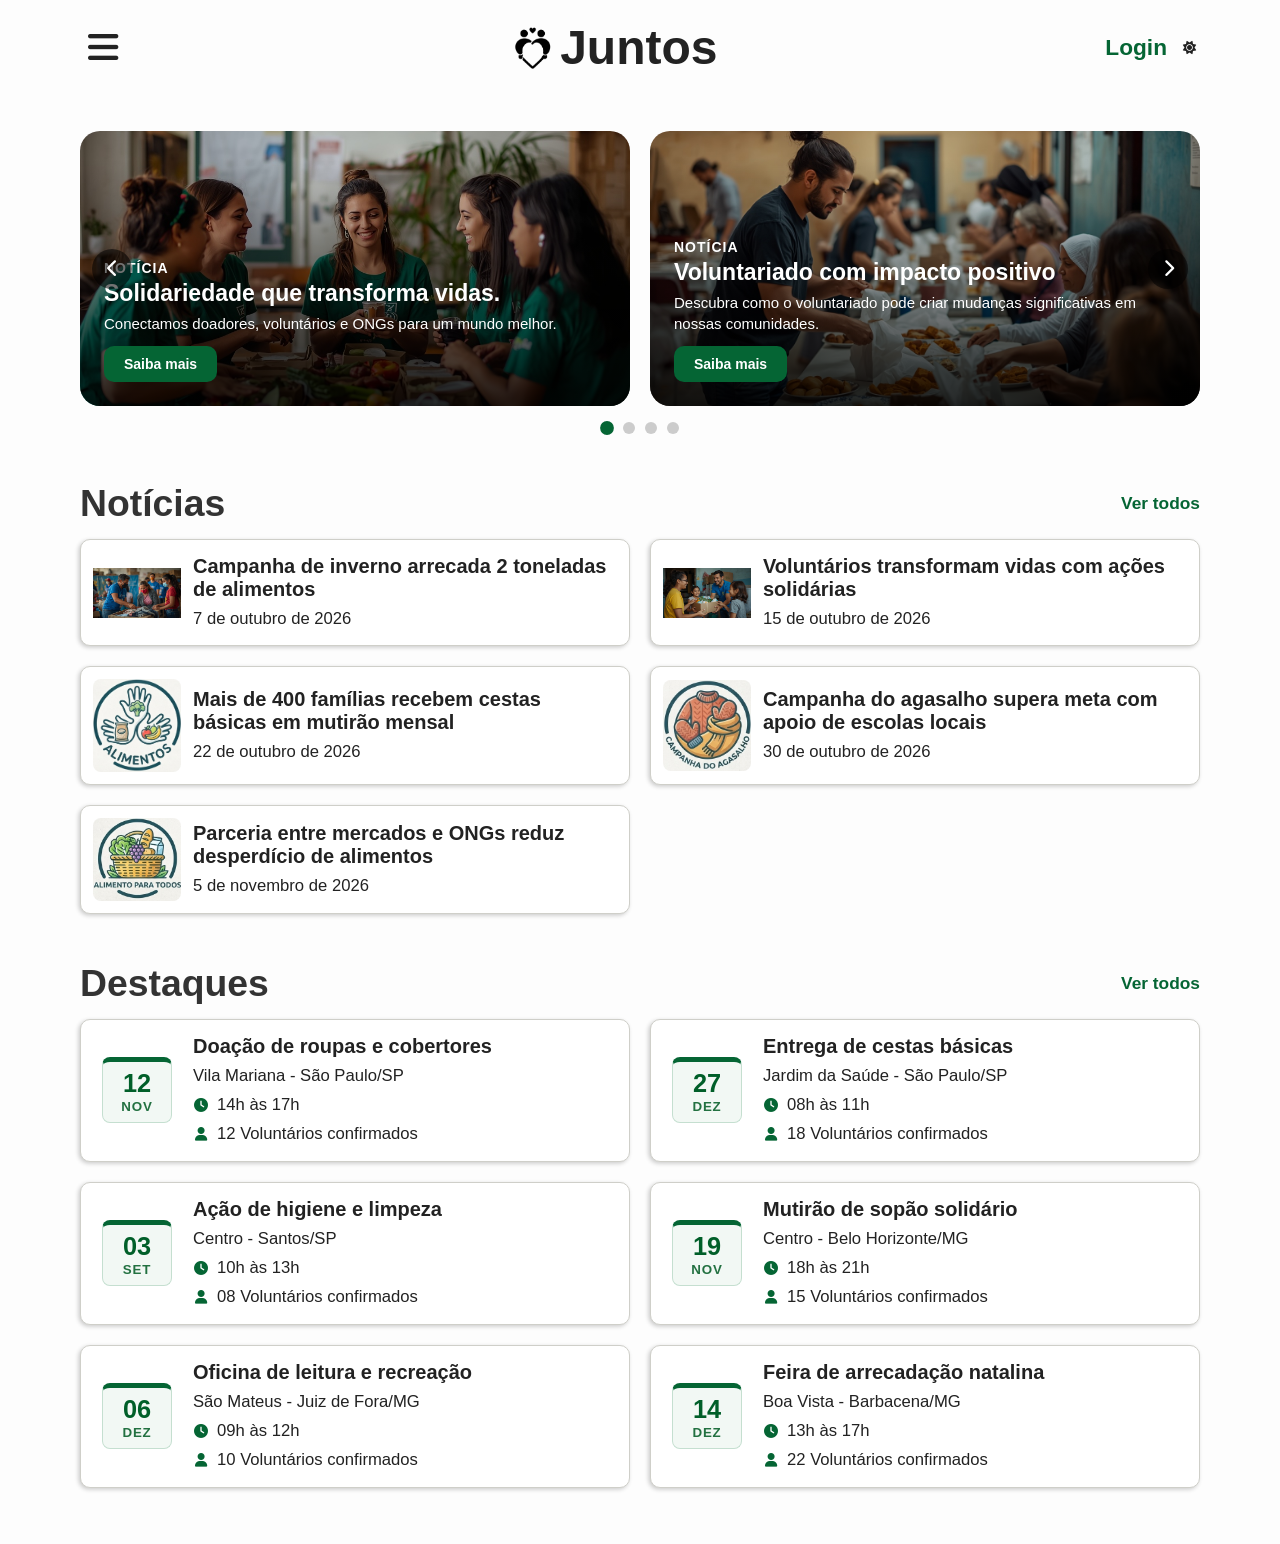
<file: home.html>
<!DOCTYPE html>
<html lang="pt-BR">

<head>
    <meta charset="UTF-8">
    <meta name="viewport" content="width=device-width, initial-scale=1.0">
    <title>Juntos</title>
    <link rel="stylesheet" href="index.css">
    <link rel="stylesheet" href="https://cdnjs.cloudflare.com/ajax/libs/font-awesome/6.5.2/css/all.min.css">
</head>

<body id="home" class="claro">
    <header>
        <button class="abrirMenu" type="button" aria-label="Abrir menu" aria-expanded="false">
            <i class="fa-solid fa-bars"></i>
        </button>
        <div class="logo">
            <img src="src/logoPreta.png" alt="Juntos">
            <h1>Juntos</h1>
        </div>
        <div class="headerAcoes">
            <a class="verTodos" href="Login.html">Login</a>
            <button type="button" id="tema" aria-label="Mudar tema"><i class="fa fa-sun"></i></button>
        </div>
    </header>

    <main>
        <section>
            <div class="carroselWrapper">
                <button type="button" class="setaCarrosel anterior" aria-label="Slide anterior">
                    <i class="fa-solid fa-chevron-left"></i>
                </button>
                <ul class="carrosel">
                    <li>
                        <img src="src/home1.jpg" alt="Imagem de mulheres separando alimentos para doação">
                        <div>
                            <h3>NOTÍCIA</h3>
                            <h2>Solidariedade que transforma vidas.</h2>
                            <p>Conectamos doadores, voluntários e ONGs para um mundo melhor.</p>
                            <button type="button">Saiba mais</button>
                        </div>
                    </li>
                    <li>
                        <img src="src/home2.jpg" alt="Imagem de pessoas ajudando outras pessoas">
                        <div>
                            <h3>NOTÍCIA</h3>
                            <h2>Voluntariado com impacto positivo</h2>
                            <p>Descubra como o voluntariado pode criar mudanças significativas em nossas comunidades.</p>
                            <button type="button">Saiba mais</button>
                        </div>
                    </li>
                    <li>
                        <img src="src/noticias2.jpg" alt="Imagem de voluntários distribuindo alimentos e roupas">
                        <div>
                            <h3>NOTÍCIA</h3>
                            <h2>Voluntários transformam vidas com ações solidárias</h2>
                            <p>Projetos locais mobilizam pessoas para apoiar comunidades em momentos de necessidade.</p>
                            <button type="button">Saiba mais</button>
                        </div>
                    </li>
                    <li>
                        <img src="src/noticias1.jpg" alt="Imagem de pessoas doando roupas para pessoas necessitadas">
                        <div>
                            <h3>NOTÍCIA</h3>
                            <h2>Campanha de inverno arrecada 2 toneladas de alimentos</h2>
                            <p>Uma ação coletiva fortalece a ajuda às famílias e amplia o impacto da solidariedade.</p>
                            <button type="button">Saiba mais</button>
                        </div>
                    </li>
                </ul>
                <button type="button" class="setaCarrosel proxima" aria-label="Próximo slide">
                    <i class="fa-solid fa-chevron-right"></i>
                </button>
            </div>
            <div class="indicadores">
                <button type="button" class="indicador ativo" aria-label="Slide 1"></button>
                <button type="button" class="indicador" aria-label="Slide 2"></button>
                <button type="button" class="indicador" aria-label="Slide 3"></button>
                <button type="button" class="indicador" aria-label="Slide 4"></button>
            </div>
        </section>

        <section>
            <div class="textoBotao">
                <h2 class="colorPreto">Notícias</h2>
                <button type="button" class="verTodos">Ver todos</button>
            </div>
            <ul class="listaScroll">
                <li class="lista2Lados">
                    <div>
                        <img src="src/noticias1.jpg" alt="Imagem de pessoas doando roupas para pessoas necessitadas">
                    </div>
                    <div>
                        <h3>Campanha de inverno arrecada 2 toneladas de alimentos</h3>
                        <p>7 de outubro de 2026</p>
                    </div>
                </li>
                <li class="lista2Lados">
                    <div>
                        <img src="src/noticias2.jpg" alt="Imagem de voluntários entregando doações">
                    </div>
                    <div>
                        <h3>Voluntários transformam vidas com ações solidárias</h3>
                        <p>15 de outubro de 2026</p>
                    </div>
                </li>
                <li class="lista2Lados itemExtra oculto">
                    <div>
                        <img src="src/Doação de alimentos.jpg" alt="Distribuição de cestas básicas">
                    </div>
                    <div>
                        <h3>Mais de 400 famílias recebem cestas básicas em mutirão mensal</h3>
                        <p>22 de outubro de 2026</p>
                    </div>
                </li>
                <li class="lista2Lados itemExtra oculto">
                    <div>
                        <img src="src/campanha do agasalho.jpg" alt="Campanha do agasalho em andamento">
                    </div>
                    <div>
                        <h3>Campanha do agasalho supera meta com apoio de escolas locais</h3>
                        <p>30 de outubro de 2026</p>
                    </div>
                </li>
                <li class="lista2Lados itemExtra oculto">
                    <div>
                        <img src="src/alimento para todos.jpg" alt="Alimentos organizados para distribuição">
                    </div>
                    <div>
                        <h3>Parceria entre mercados e ONGs reduz desperdício de alimentos</h3>
                        <p>5 de novembro de 2026</p>
                    </div>
                </li>
            </ul>
        </section>

        <section>
            <div class="textoBotao">
                <h2 class="colorPreto">Destaques</h2>
                <button type="button" class="verTodos">Ver todos</button>
            </div>
            <ul class="listaScroll">
                <li class="lista2Lados">
                    <div class="iconeData">
                        <div>
                            <h4>12</h4>
                            <h4>NOV</h4>
                        </div>
                    </div>
                    <div>
                        <h3>Doação de roupas e cobertores</h3>
                        <p>Vila Mariana - São Paulo/SP</p>
                        <div class="iconeTexto">
                            <i class="fa-solid fa-clock"></i>
                            <p>14h às 17h</p>
                        </div>
                        <div class="iconeTexto">
                            <i class="fa-solid fa-user"></i>
                            <p>12 Voluntários confirmados</p>
                        </div>
                    </div>
                </li>
                <li class="lista2Lados">
                    <div class="iconeData">
                        <div>
                            <h4>27</h4>
                            <h4>DEZ</h4>
                        </div>
                    </div>
                    <div>
                        <h3>Entrega de cestas básicas</h3>
                        <p>Jardim da Saúde - São Paulo/SP</p>
                        <div class="iconeTexto">
                            <i class="fa-solid fa-clock"></i>
                            <p>08h às 11h</p>
                        </div>
                        <div class="iconeTexto">
                            <i class="fa-solid fa-user"></i>
                            <p>18 Voluntários confirmados</p>
                        </div>
                    </div>
                </li>
                <li class="lista2Lados">
                    <div class="iconeData">
                        <div>
                            <h4>03</h4>
                            <h4>SET</h4>
                        </div>
                    </div>
                    <div>
                        <h3>Ação de higiene e limpeza</h3>
                        <p>Centro - Santos/SP</p>
                        <div class="iconeTexto">
                            <i class="fa-solid fa-clock"></i>
                            <p>10h às 13h</p>
                        </div>
                        <div class="iconeTexto">
                            <i class="fa-solid fa-user"></i>
                            <p>08 Voluntários confirmados</p>
                        </div>
                    </div>
                </li>
                <li class="lista2Lados">
                    <div class="iconeData">
                        <div>
                            <h4>19</h4>
                            <h4>NOV</h4>
                        </div>
                    </div>
                    <div>
                        <h3>Mutirão de sopão solidário</h3>
                        <p>Centro - Belo Horizonte/MG</p>
                        <div class="iconeTexto">
                            <i class="fa-solid fa-clock"></i>
                            <p>18h às 21h</p>
                        </div>
                        <div class="iconeTexto">
                            <i class="fa-solid fa-user"></i>
                            <p>15 Voluntários confirmados</p>
                        </div>
                    </div>
                </li>
                <li class="lista2Lados itemExtra oculto">
                    <div class="iconeData">
                        <div>
                            <h4>06</h4>
                            <h4>DEZ</h4>
                        </div>
                    </div>
                    <div>
                        <h3>Oficina de leitura e recreação</h3>
                        <p>São Mateus - Juiz de Fora/MG</p>
                        <div class="iconeTexto">
                            <i class="fa-solid fa-clock"></i>
                            <p>09h às 12h</p>
                        </div>
                        <div class="iconeTexto">
                            <i class="fa-solid fa-user"></i>
                            <p>10 Voluntários confirmados</p>
                        </div>
                    </div>
                </li>
                <li class="lista2Lados itemExtra oculto">
                    <div class="iconeData">
                        <div>
                            <h4>14</h4>
                            <h4>DEZ</h4>
                        </div>
                    </div>
                    <div>
                        <h3>Feira de arrecadação natalina</h3>
                        <p>Boa Vista - Barbacena/MG</p>
                        <div class="iconeTexto">
                            <i class="fa-solid fa-clock"></i>
                            <p>13h às 17h</p>
                        </div>
                        <div class="iconeTexto">
                            <i class="fa-solid fa-user"></i>
                            <p>22 Voluntários confirmados</p>
                        </div>
                    </div>
                </li>
            </ul>
        </section>
    </main>

    <div id="modalNoticia" class="modalFundo oculto" role="dialog" aria-modal="true" aria-labelledby="modalNoticiaTitulo">
        <div class="modalCaixa">
            <div class="modalCabecalho">
                <h3 id="modalNoticiaTitulo">Notícia</h3>
                <button type="button" id="fecharModalNoticia" class="modalFechar" aria-label="Fechar">&times;</button>
            </div>
            <div class="modalCorpo">
                <p id="modalNoticiaTexto"></p>
                <div class="modalAcoes">
                    <a class="botaoPrincipal" href="minhaArea.html">Participar agora</a>
                </div>
            </div>
        </div>
    </div>

    <article id="menu" class="menuClose">
        <div>
            <div class="logo">
                <img src="src/logoBranca.png" alt="Logo do Juntos">
                <h1>Juntos</h1>
            </div>
            <button type="button" class="fecharMenu" aria-label="Fechar menu">
                <i class="fa fa-close"></i>
            </button>
        </div>
        <nav class="redirecionadorMenu">
            <div><i class="fas fa-home white"></i><a href="home.html">Início</a></div>
            <div><i class="fas fa-user-alt white"></i><a href="minhaArea.html">Minha Área</a></div>
            <div><i class="fas fa-chart-bar white"></i><a href="Dashboard.html">Dashboard</a></div>
            <div><i class="fas fa-newspaper white"></i><a href="boletim.html">Boletim</a></div>
            <div><i class="fas fa-question-circle white"></i><a href="quemSomos.html">Quem Somos</a></div>
        </nav>
    </article>

    <script src="script.js" defer></script>
    <script src="js/home.js" defer></script>
</body>

</html>
</file>
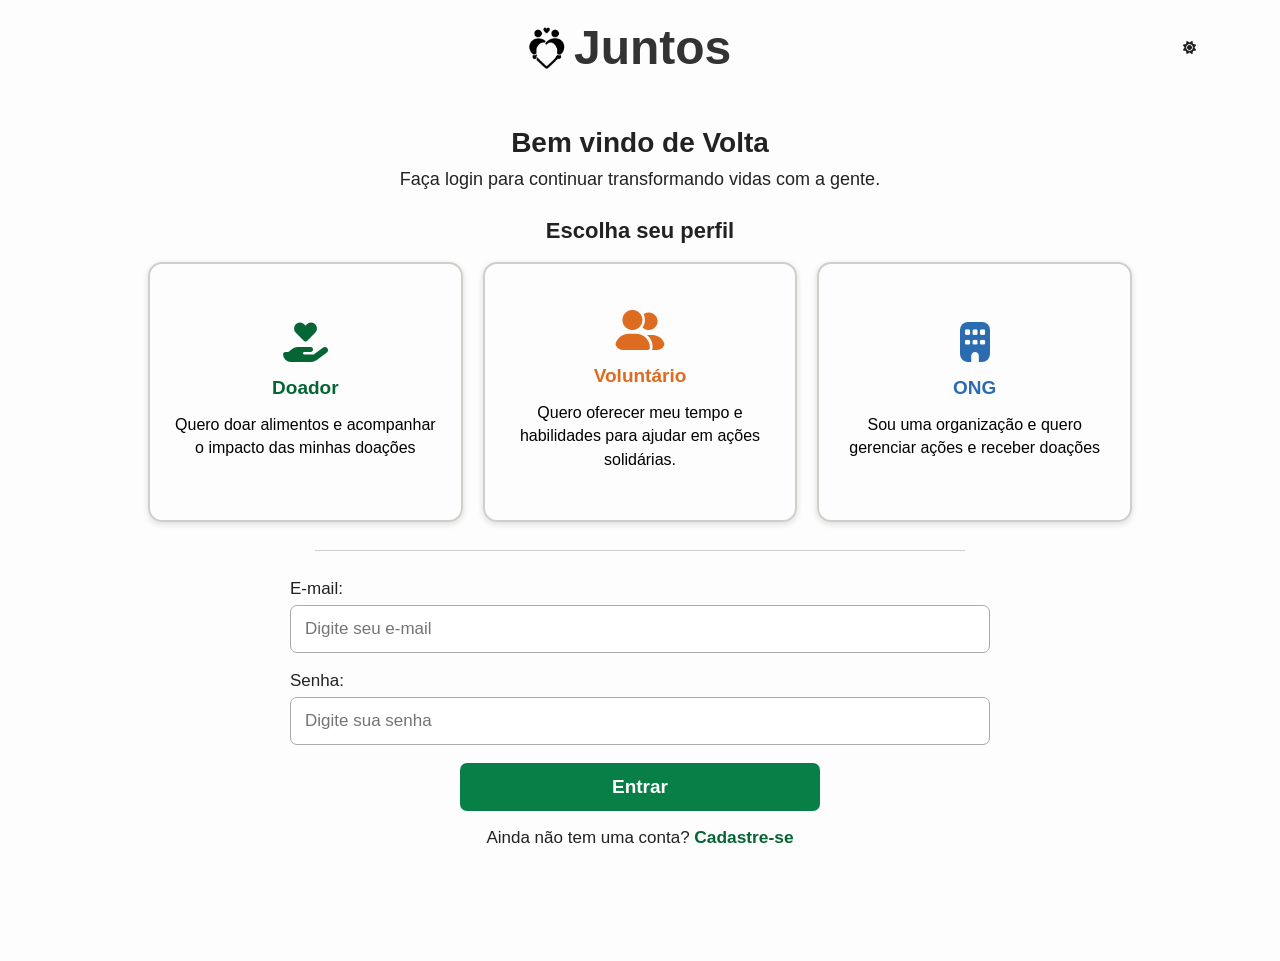
<file: Login.html>
<!DOCTYPE html>
<html lang="pt-br">

<head>
    <meta charset="UTF-8">
    <meta name="viewport" content="width=device-width, initial-scale=1.0">
    <link rel="stylesheet" href="index.css">
    <link rel="stylesheet" href="https://cdnjs.cloudflare.com/ajax/libs/font-awesome/6.5.2/css/all.min.css">
    <title>Login - Juntos</title>
</head>

<body id="login" class="claro">
    <header>
        <div></div>
        <a class="logo colorPreto" href="index.html">
            <img src="src/logoPreta.png" alt="Juntos">
            <h1>Juntos</h1>
        </a>
        <div class="headerAcoes">
            <button type="button" id="tema" aria-label="Mudar tema"><i class="fa fa-sun"></i></button>
        </div>
    </header>

    <main>
        <section>
            <h2>Bem vindo de Volta</h2>
            <p>Faça login para continuar transformando vidas com a gente.</p>
        </section>

        <section>
            <h3>Escolha seu perfil</h3>
            <div class="listaScroll">
                <button type="button" class="botao" data-perfil="doador">
                    <div class="lista2Lados">
                        <div class="colorVerdeP">
                            <i class="fas fa-hand-holding-heart"></i>
                        </div>
                        <div>
                            <h4 class="colorVerdeP">Doador</h4>
                            <p>Quero doar alimentos e acompanhar o impacto das minhas doações</p>
                        </div>
                    </div>
                </button>
                <button type="button" class="botao" data-perfil="voluntario">
                    <div class="lista2Lados">
                        <div class="colorLaranja">
                            <i class="fas fa-user-friends"></i>
                        </div>
                        <div>
                            <h4 class="colorLaranja">Voluntário</h4>
                            <p>Quero oferecer meu tempo e habilidades para ajudar em ações solidárias.</p>
                        </div>
                    </div>
                </button>
                <button type="button" class="botao" data-perfil="ong">
                    <div class="lista2Lados">
                        <div class="colorAzul">
                            <i class="fas fa-building"></i>
                        </div>
                        <div>
                            <h4 class="colorAzul">ONG</h4>
                            <p>Sou uma organização e quero gerenciar ações e receber doações</p>
                        </div>
                    </div>
                </button>
            </div>
        </section>

        <article>
            <p class="linha"></p>
        </article>

        <section>
            <form id="formLogin" novalidate>
                <div>
                    <label for="email">E-mail:</label>
                    <input type="email" id="email" placeholder="Digite seu e-mail" required>
                </div>
                <div>
                    <label for="senha">Senha:</label>
                    <input type="password" id="senha" placeholder="Digite sua senha" required>
                </div>
                <p id="erroLogin" class="mensagemErro oculto"></p>
                <div class="acaoCentralizada">
                    <button type="submit" class="botaoLogin">Entrar</button>
                    <p>Ainda não tem uma conta? <a class="verTodos" href="Cadastro.html">Cadastre-se</a></p>
                </div>
            </form>
        </section>
    </main>

    <script src="script.js" defer></script>
    <script src="js/auth.js" defer></script>
</body>

</html>
</file>
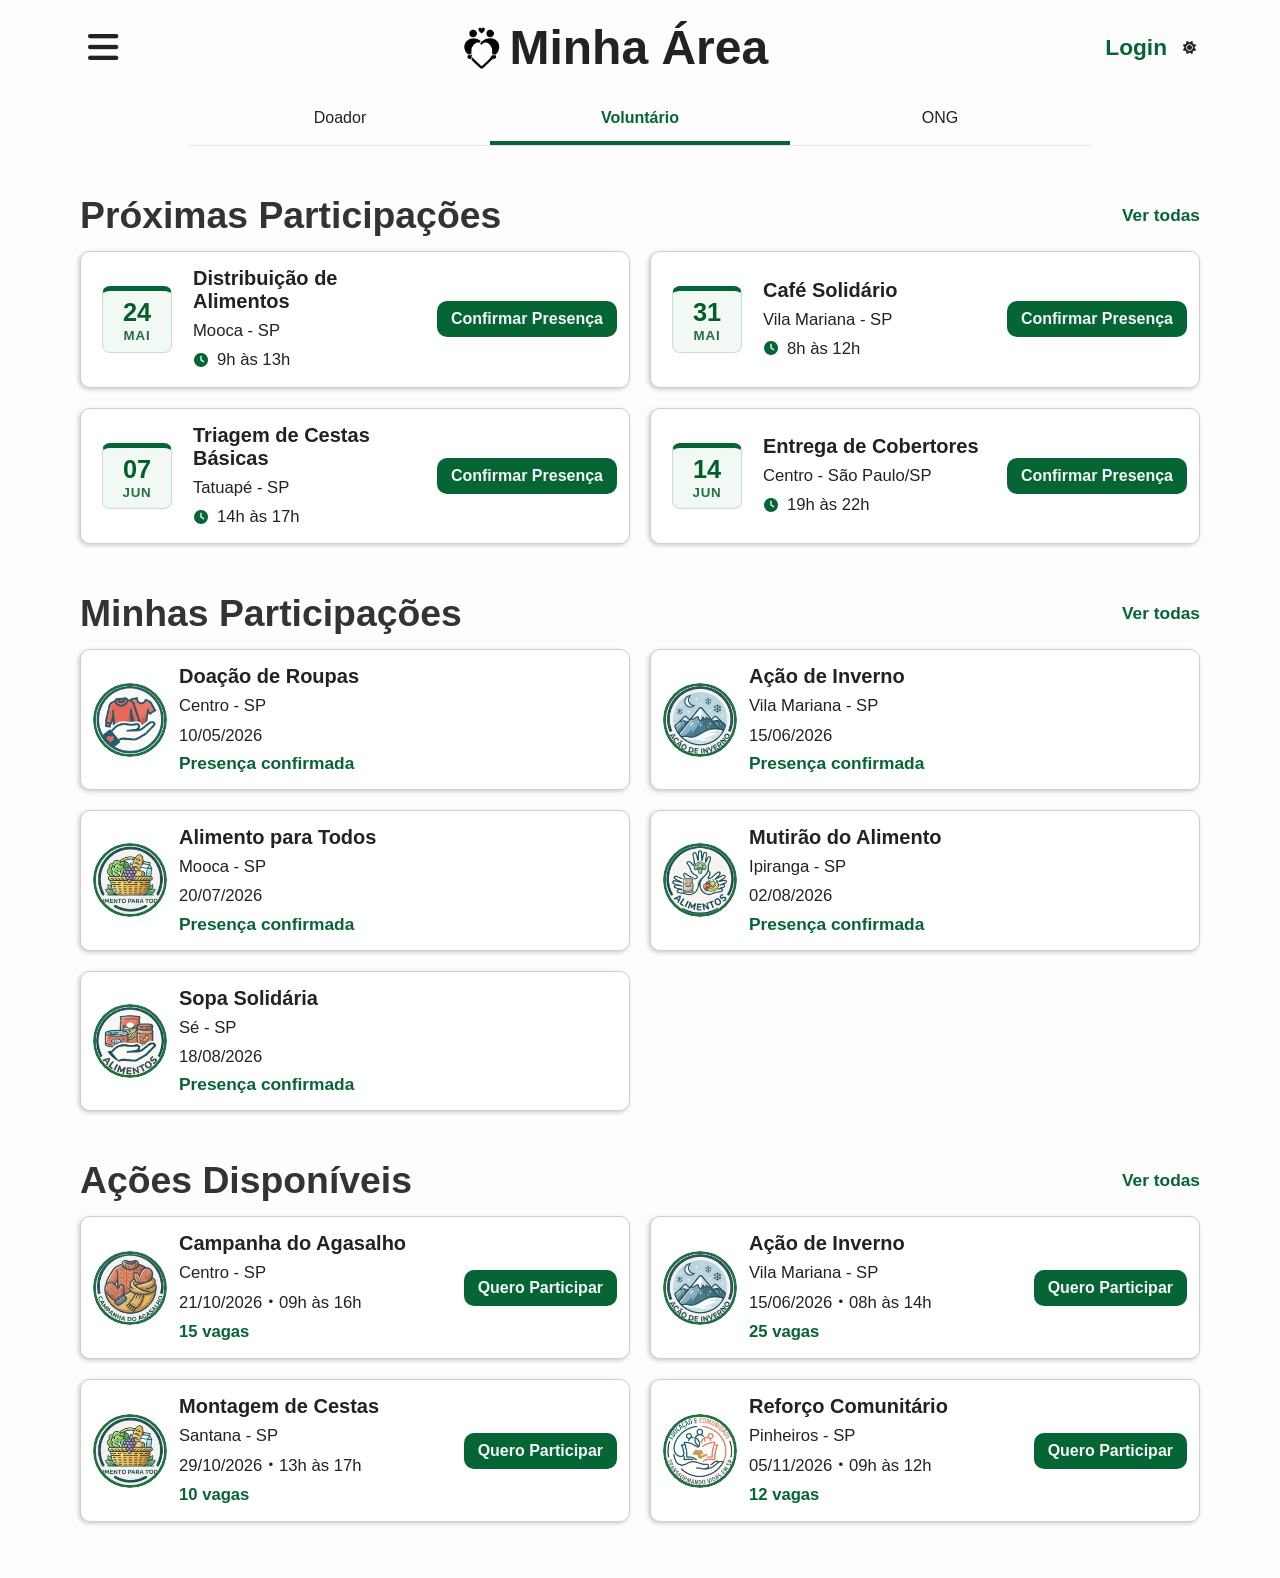
<file: minhaArea.html>
<!DOCTYPE html>
<html lang="pt-br">

<head>
    <meta charset="UTF-8">
    <meta name="viewport" content="width=device-width, initial-scale=1.0">
    <link rel="stylesheet" href="index.css">
    <link rel="stylesheet" href="https://cdnjs.cloudflare.com/ajax/libs/font-awesome/6.5.2/css/all.min.css">
    <title>Minha Área - Juntos</title>
</head>

<body id="minhaArea" class="claro">

    <header>
        <button type="button" class="abrirMenu" aria-label="Abrir menu" aria-expanded="false">
            <i class="fa-solid fa-bars"></i>
        </button>

        <div class="logo">
            <img src="src/logoPreta.png" alt="Juntos">
            <h1>Minha Área</h1>
        </div>

        <div class="headerAcoes">
            <a class="verTodos" href="Login.html">Login</a>
            <button type="button" id="tema" aria-label="Mudar tema"><i class="fa fa-sun"></i></button>
        </div>
    </header>

    <nav id="TiposUsuario" class="seletorArrasta">
        <button type="button">Doador</button>
        <button type="button" class="ativo">Voluntário</button>
        <button type="button">ONG</button>
    </nav>

    <main>
        <section class="Tipos">
            <!-- ÁREA DO VOLUNTÁRIO -->
            <div class="Voluntário">

                <section>
                    <div class="textoBotao">
                        <h2 class="colorPreto">Próximas Participações</h2>
                        <button type="button" class="verTodos">Ver todas</button>
                    </div>

                    <ul class="listaScroll">
                        <li class="lista2Lados">
                            <div class="iconeData">
                                <div>
                                    <h4>24</h4>
                                    <h4>MAI</h4>
                                </div>
                            </div>

                            <div>
                                <h3>Distribuição de Alimentos</h3>
                                <p>Mooca - SP</p>

                                <div class="iconeTexto">
                                    <i class="fa fa-clock"></i>
                                    <p>9h às 13h</p>
                                </div>
                            </div>

                            <div class="botaoPequeno">
                                <button type="button">Confirmar Presença</button>
                            </div>
                        </li>

                        <li class="lista2Lados">
                            <div class="iconeData">
                                <div>
                                    <h4>31</h4>
                                    <h4>MAI</h4>
                                </div>
                            </div>

                            <div>
                                <h3>Café Solidário</h3>
                                <p>Vila Mariana - SP</p>

                                <div class="iconeTexto">
                                    <i class="fa fa-clock"></i>
                                    <p>8h às 12h</p>
                                </div>
                            </div>

                            <div class="botaoPequeno">
                                <button type="button">Confirmar Presença</button>
                            </div>
                        </li>

                        <li class="lista2Lados itemExtra oculto">
                            <div class="iconeData">
                                <div>
                                    <h4>07</h4>
                                    <h4>JUN</h4>
                                </div>
                            </div>

                            <div>
                                <h3>Triagem de Cestas Básicas</h3>
                                <p>Tatuapé - SP</p>

                                <div class="iconeTexto">
                                    <i class="fa fa-clock"></i>
                                    <p>14h às 17h</p>
                                </div>
                            </div>

                            <div class="botaoPequeno">
                                <button type="button">Confirmar Presença</button>
                            </div>
                        </li>

                        <li class="lista2Lados itemExtra oculto">
                            <div class="iconeData">
                                <div>
                                    <h4>14</h4>
                                    <h4>JUN</h4>
                                </div>
                            </div>

                            <div>
                                <h3>Entrega de Cobertores</h3>
                                <p>Centro - São Paulo/SP</p>

                                <div class="iconeTexto">
                                    <i class="fa fa-clock"></i>
                                    <p>19h às 22h</p>
                                </div>
                            </div>

                            <div class="botaoPequeno">
                                <button type="button">Confirmar Presença</button>
                            </div>
                        </li>
                    </ul>
                </section>

                <section>
                    <div class="textoBotao">
                        <h2 class="colorPreto">Minhas Participações</h2>
                        <button type="button" class="verTodos">Ver todas</button>
                    </div>

                    <ul class="listaScroll">
                        <li class="lista2Lados">
                            <div class="perfil">
                                <img class="fotoPerfil" src="src/Doação de roupas.jpg" alt="Imagem de doação de roupa">
                            </div>

                            <div class="perfilConteudo">
                                <h3>Doação de Roupas</h3>
                                <p>Centro - SP</p>
                                <p>10/05/2026</p>
                                <h4 class="verTodos">Presença confirmada</h4>
                            </div>
                        </li>

                        <li class="lista2Lados">
                            <div class="perfil">
                                <img class="fotoPerfil" src="src/ação de inverno.jpg" alt="Foto de ação de inverno">
                            </div>

                            <div class="perfilConteudo">
                                <h3>Ação de Inverno</h3>
                                <p>Vila Mariana - SP</p>
                                <p>15/06/2026</p>
                                <h4 class="verTodos">Presença confirmada</h4>
                            </div>
                        </li>

                        <li class="lista2Lados">
                            <div class="perfil">
                                <img class="fotoPerfil" src="src/alimento para todos.jpg"
                                    alt="Foto de Alimento para Todos">
                            </div>

                            <div class="perfilConteudo">
                                <h3>Alimento para Todos</h3>
                                <p>Mooca - SP</p>
                                <p>20/07/2026</p>
                                <h4 class="verTodos">Presença confirmada</h4>
                            </div>
                        </li>

                        <li class="lista2Lados itemExtra oculto">
                            <div class="perfil">
                                <img class="fotoPerfil" src="src/Doação de alimentos.jpg"
                                    alt="Foto de mutirão de alimentos">
                            </div>

                            <div class="perfilConteudo">
                                <h3>Mutirão do Alimento</h3>
                                <p>Ipiranga - SP</p>
                                <p>02/08/2026</p>
                                <h4 class="verTodos">Presença confirmada</h4>
                            </div>
                        </li>

                        <li class="lista2Lados itemExtra oculto">
                            <div class="perfil">
                                <img class="fotoPerfil" src="src/Distribuição de alimentos.jpg"
                                    alt="Foto de distribuição comunitária">
                            </div>

                            <div class="perfilConteudo">
                                <h3>Sopa Solidária</h3>
                                <p>Sé - SP</p>
                                <p>18/08/2026</p>
                                <h4 class="verTodos">Presença confirmada</h4>
                            </div>
                        </li>
                    </ul>
                </section>

                <section>
                    <div class="textoBotao">
                        <h2 class="colorPreto">Ações Disponíveis</h2>
                        <button type="button" class="verTodos">Ver todas</button>
                    </div>

                    <ul class="listaScroll">
                        <li class="lista2Lados">
                            <div class="perfil">
                                <img class="fotoPerfil" src="src/campanha do agasalho.jpg"
                                    alt="Foto da campanha de agasalho">
                            </div>

                            <div class="perfilConteudo">
                                <h3>Campanha do Agasalho</h3>
                                <p>Centro - SP</p>

                                <div class="dataHora">
                                    <p>21/10/2026</p>
                                    <p class="separador">•</p>
                                    <p>09h às 16h</p>
                                </div>

                                <p class="verTodos">15 vagas</p>
                            </div>

                            <div class="botaoPequeno">
                                <button type="button">Quero Participar</button>
                            </div>
                        </li>

                        <li class="lista2Lados">
                            <div class="perfil">
                                <img class="fotoPerfil" src="src/ação de inverno.jpg" alt="Foto de ação de inverno">
                            </div>

                            <div class="perfilConteudo">
                                <h3>Ação de Inverno</h3>
                                <p>Vila Mariana - SP</p>

                                <div class="dataHora">
                                    <p>15/06/2026</p>
                                    <p class="separador">•</p>
                                    <p>08h às 14h</p>
                                </div>

                                <p class="verTodos">25 vagas</p>
                            </div>

                            <div class="botaoPequeno">
                                <button type="button">Quero Participar</button>
                            </div>
                        </li>

                        <li class="lista2Lados itemExtra oculto">
                            <div class="perfil">
                                <img class="fotoPerfil" src="src/alimento para todos.jpg" alt="Foto da ação de cestas">
                            </div>

                            <div class="perfilConteudo">
                                <h3>Montagem de Cestas</h3>
                                <p>Santana - SP</p>

                                <div class="dataHora">
                                    <p>29/10/2026</p>
                                    <p class="separador">•</p>
                                    <p>13h às 17h</p>
                                </div>

                                <p class="verTodos">10 vagas</p>
                            </div>

                            <div class="botaoPequeno">
                                <button type="button">Quero Participar</button>
                            </div>
                        </li>

                        <li class="lista2Lados itemExtra oculto">
                            <div class="perfil">
                                <img class="fotoPerfil" src="src/Logo Educação e comunidade.jpg"
                                    alt="Foto da ação educativa">
                            </div>

                            <div class="perfilConteudo">
                                <h3>Reforço Comunitário</h3>
                                <p>Pinheiros - SP</p>

                                <div class="dataHora">
                                    <p>05/11/2026</p>
                                    <p class="separador">•</p>
                                    <p>09h às 12h</p>
                                </div>

                                <p class="verTodos">12 vagas</p>
                            </div>

                            <div class="botaoPequeno">
                                <button type="button">Quero Participar</button>
                            </div>
                        </li>
                    </ul>
                </section>

            </div>

            <!-- ÁREA DA ONG -->
            <div class="ONG oculto">

                <section>
                    <div class="textoBotao">
                        <h2 class="colorPreto">Resumo do Mês</h2>
                        <button type="button" class="verTodos">Ver todas</button>
                    </div>

                    <ul class="listaScroll">
                        <li class="lista2Lados">
                            <div class="colorVerdeE">
                                <i class="fas fa-donate"></i>
                            </div>

                            <div>
                                <h3>Doações recebidas</h3>
                                <p>R$ 1.500,00</p>
                            </div>
                        </li>

                        <li class="lista2Lados">
                            <div class="colorVerdeE">
                                <i class="fas fa-calendar-check"></i>
                            </div>

                            <div>
                                <h3>Eventos realizados</h3>
                                <p>5 eventos</p>
                            </div>
                        </li>

                        <li class="lista2Lados">
                            <div class="colorVerdeE">
                                <i class="fas fa-boxes"></i>
                            </div>

                            <div>
                                <h3>Doações distribuídas</h3>
                                <p>10 doações</p>
                            </div>
                        </li>

                        <li class="lista2Lados itemExtra oculto">
                            <div class="colorVerdeE">
                                <i class="fas fa-users"></i>
                            </div>

                            <div>
                                <h3>Voluntários engajados</h3>
                                <p>38 voluntários</p>
                            </div>
                        </li>
                    </ul>
                </section>

                <section>
                    <div class="textoBotao">
                        <h2 class="colorPreto">Estoque</h2>
                        <button type="button" class="verTodos">Ver todas</button>
                    </div>

                    <ul class="listaScroll">
                        <li class="lista2Lados itemEstoque" data-estoque-id="alimentos" data-qtd="50" data-max="60">
                            <div class="colorVerdeE">
                                <i class="fas fa-utensils"></i>
                            </div>

                            <div>
                                <h3>Alimentos</h3>
                                <p class="qtdEstoque">50 itens</p>
                                <span class="alertaEstoque oculto">Estoque baixo</span>
                            </div>

                            <div class="estoqueContainer">
                                <div class="estoque" aria-label="Nível de estoque">
                                    <div class="barraPreenchida nivel-80"></div>
                                </div>
                                <div class="controleEstoque">
                                    <button type="button" class="btnEstoque" data-acao="diminuir"
                                        aria-label="Diminuir alimentos">-</button>
                                    <button type="button" class="btnEstoque" data-acao="aumentar"
                                        aria-label="Aumentar alimentos">+</button>
                                </div>
                            </div>
                        </li>

                        <li class="lista2Lados itemEstoque" data-estoque-id="higiene" data-qtd="15" data-max="50">
                            <div class="colorVerdeE">
                                <i class="fas fa-pump-soap"></i>
                            </div>

                            <div>
                                <h3>Produtos de Higiene</h3>
                                <p class="qtdEstoque">15 itens</p>
                                <span class="alertaEstoque oculto">Estoque baixo</span>
                            </div>

                            <div class="estoqueContainer">
                                <div class="estoque" aria-label="Nível de estoque">
                                    <div class="barraPreenchida nivel-30"></div>
                                </div>
                                <div class="controleEstoque">
                                    <button type="button" class="btnEstoque" data-acao="diminuir"
                                        aria-label="Diminuir higiene">-</button>
                                    <button type="button" class="btnEstoque" data-acao="aumentar"
                                        aria-label="Aumentar higiene">+</button>
                                </div>
                            </div>
                        </li>

                        <li class="lista2Lados itemEstoque" data-estoque-id="roupas" data-qtd="30" data-max="50">
                            <div class="colorVerdeE">
                                <i class="fas fa-tshirt"></i>
                            </div>

                            <div>
                                <h3>Roupas</h3>
                                <p class="qtdEstoque">30 itens</p>
                                <span class="alertaEstoque oculto">Estoque baixo</span>
                            </div>

                            <div class="estoqueContainer">
                                <div class="estoque" aria-label="Nível de estoque">
                                    <div class="barraPreenchida nivel-60"></div>
                                </div>
                                <div class="controleEstoque">
                                    <button type="button" class="btnEstoque" data-acao="diminuir"
                                        aria-label="Diminuir roupas">-</button>
                                    <button type="button" class="btnEstoque" data-acao="aumentar"
                                        aria-label="Aumentar roupas">+</button>
                                </div>
                            </div>
                        </li>

                        <li class="lista2Lados itemEstoque" data-estoque-id="brinquedos" data-qtd="20" data-max="50">
                            <div class="colorVerdeE">
                                <i class="fas fa-puzzle-piece"></i>
                            </div>

                            <div>
                                <h3>Brinquedos</h3>
                                <p class="qtdEstoque">20 itens</p>
                                <span class="alertaEstoque oculto">Estoque baixo</span>
                            </div>

                            <div class="estoqueContainer">
                                <div class="estoque" aria-label="Nível de estoque">
                                    <div class="barraPreenchida nivel-40"></div>
                                </div>
                                <div class="controleEstoque">
                                    <button type="button" class="btnEstoque" data-acao="diminuir"
                                        aria-label="Diminuir brinquedos">-</button>
                                    <button type="button" class="btnEstoque" data-acao="aumentar"
                                        aria-label="Aumentar brinquedos">+</button>
                                </div>
                            </div>
                        </li>

                        <li class="lista2Lados itemEstoque itemExtra oculto" data-estoque-id="cobertores" data-qtd="12"
                            data-max="40">
                            <div class="colorVerdeE">
                                <i class="fas fa-bed"></i>
                            </div>

                            <div>
                                <h3>Cobertores</h3>
                                <p class="qtdEstoque">12 itens</p>
                                <span class="alertaEstoque oculto">Estoque baixo</span>
                            </div>

                            <div class="estoqueContainer">
                                <div class="estoque" aria-label="Nível de estoque">
                                    <div class="barraPreenchida nivel-30"></div>
                                </div>
                                <div class="controleEstoque">
                                    <button type="button" class="btnEstoque" data-acao="diminuir"
                                        aria-label="Diminuir cobertores">-</button>
                                    <button type="button" class="btnEstoque" data-acao="aumentar"
                                        aria-label="Aumentar cobertores">+</button>
                                </div>
                            </div>
                        </li>

                        <li class="lista2Lados itemEstoque itemExtra oculto" data-estoque-id="agua" data-qtd="40"
                            data-max="50">
                            <div class="colorVerdeE">
                                <i class="fas fa-tint"></i>
                            </div>

                            <div>
                                <h3>Água Mineral</h3>
                                <p class="qtdEstoque">40 itens</p>
                                <span class="alertaEstoque oculto">Estoque baixo</span>
                            </div>

                            <div class="estoqueContainer">
                                <div class="estoque" aria-label="Nível de estoque">
                                    <div class="barraPreenchida nivel-80"></div>
                                </div>
                                <div class="controleEstoque">
                                    <button type="button" class="btnEstoque" data-acao="diminuir"
                                        aria-label="Diminuir água mineral">-</button>
                                    <button type="button" class="btnEstoque" data-acao="aumentar"
                                        aria-label="Aumentar água mineral">+</button>
                                </div>
                            </div>
                        </li>
                    </ul>
                </section>

                <section>
                    <div class="textoBotao">
                        <h2 class="colorPreto">Suas Ações</h2>
                        <button type="button" class="verTodos">Ver todas</button>
                    </div>

                    <ul class="listaScroll">
                        <li class="lista2Lados">
                            <div class="perfil">
                                <img class="fotoPerfil" src="src/Doação de alimentos.jpg" alt="Doação de alimentos">
                            </div>

                            <div class="perfilConteudo">
                                <h3>Campanha de Alimentos</h3>

                                <div class="dataHora">
                                    <p>10/05/2026</p>
                                    <p class="separador">•</p>
                                    <p>09h às 16h</p>
                                </div>

                                <p class="statusAcoes">Andamento</p>
                            </div>
                        </li>

                        <li class="lista2Lados">
                            <div class="perfil">
                                <img class="fotoPerfil" src="src/Doação de roupas.jpg" alt="Doação de roupas">
                            </div>

                            <div class="perfilConteudo">
                                <h3>Doação de Roupas</h3>

                                <div class="dataHora">
                                    <p>15/06/2026</p>
                                    <p class="separador">•</p>
                                    <p>08h às 14h</p>
                                </div>

                                <p class="statusAcoes">Concluído</p>
                            </div>
                        </li>

                        <li class="lista2Lados">
                            <div class="perfil">
                                <img class="fotoPerfil" src="src/Distribuição de alimentos.jpg"
                                    alt="Distribuição de alimentos">
                            </div>

                            <div class="perfilConteudo">
                                <h3>Distribuição de Alimentos</h3>

                                <div class="dataHora">
                                    <p>20/07/2026</p>
                                    <p class="separador">•</p>
                                    <p>10h às 15h</p>
                                </div>

                                <p class="statusAcoes">Pendente</p>
                            </div>
                        </li>

                        <li class="lista2Lados itemExtra oculto">
                            <div class="perfil">
                                <img class="fotoPerfil" src="src/campanha do agasalho.jpg" alt="Campanha de cobertores">
                            </div>

                            <div class="perfilConteudo">
                                <h3>Noite Solidária</h3>

                                <div class="dataHora">
                                    <p>04/08/2026</p>
                                    <p class="separador">•</p>
                                    <p>19h às 22h</p>
                                </div>

                                <p class="statusAcoes">Andamento</p>
                            </div>
                        </li>

                        <li class="lista2Lados itemExtra oculto">
                            <div class="perfil">
                                <img class="fotoPerfil" src="src/alimento para todos.jpg" alt="Café comunitário">
                            </div>

                            <div class="perfilConteudo">
                                <h3>Café Comunitário</h3>

                                <div class="dataHora">
                                    <p>18/08/2026</p>
                                    <p class="separador">•</p>
                                    <p>07h às 11h</p>
                                </div>

                                <p class="statusAcoes">Concluído</p>
                            </div>
                        </li>
                    </ul>
                </section>

                <section>
                    <div class="textoBotao">
                        <h2 class="colorPreto">Transações</h2>
                        <button type="button" class="verTodos">Ver todas</button>
                    </div>

                    <ul class="listaScroll">
                        <li class="lista2Lados">
                            <div class="colorVerdeE">
                                <i class="fa-solid fa-sack-dollar"></i>
                            </div>

                            <div>
                                <h3>Doação de Roupas</h3>
                                <p>10/05/2026</p>
                                <p>R$ 200,00</p>
                                <p class="statusRecebimento">Recebida</p>
                            </div>
                        </li>

                        <li class="lista2Lados">
                            <div class="colorVerdeE">
                                <i class="fa-solid fa-sack-dollar"></i>
                            </div>

                            <div>
                                <h3>Campanha de Alimentos</h3>
                                <p>15/06/2026</p>
                                <p>R$ 500,00</p>
                                <p class="statusRecebimento">Recebida</p>
                            </div>
                        </li>

                        <li class="lista2Lados">
                            <div class="colorVerdeE">
                                <i class="fa-solid fa-sack-dollar"></i>
                            </div>

                            <div>
                                <h3>Distribuição de Alimentos</h3>
                                <p>20/07/2026</p>
                                <p>R$ 300,00</p>
                                <p class="statusRecebimento">Recebida</p>
                            </div>
                        </li>

                        <li class="lista2Lados itemExtra oculto">
                            <div class="colorVerdeE">
                                <i class="fa-solid fa-sack-dollar"></i>
                            </div>

                            <div>
                                <h3>Apoio Mercado União</h3>
                                <p>02/08/2026</p>
                                <p>R$ 450,00</p>
                                <p class="statusRecebimento">Recebida</p>
                            </div>
                        </li>

                        <li class="lista2Lados itemExtra oculto">
                            <div class="colorVerdeE">
                                <i class="fa-solid fa-sack-dollar"></i>
                            </div>

                            <div>
                                <h3>Kit Higiene Comunitário</h3>
                                <p>11/08/2026</p>
                                <p>R$ 150,00</p>
                                <p class="statusRecebimento">Processando</p>
                            </div>
                        </li>

                        <li class="lista2Lados itemExtra oculto">
                            <div class="colorVerdeE">
                                <i class="fa-solid fa-sack-dollar"></i>
                            </div>

                            <div>
                                <h3>Cestas do Mês</h3>
                                <p>22/08/2026</p>
                                <p>R$ 600,00</p>
                                <p class="statusRecebimento">Recebida</p>
                            </div>
                        </li>
                    </ul>
                </section>

            </div>

            <!-- ÁREA DO DOADOR -->
            <div class="Doador oculto">

                <section>
                    <h2 class="colorPreto">Escolha uma ONG para doar</h2>
                    <div id="pesquisaFiltro">
                        <label id="pesquisa">
                            <i class="fas fa-search" aria-hidden="true"></i>
                            <input type="text" placeholder="Buscar ONG, cidade ou área de atuação...">
                        </label>

                        <button class="botaoFiltro" type="button">
                            <i class="fas fa-filter" aria-hidden="true"></i>
                            <span>Filtros</span>
                        </button>
                    </div>

                    <div id="painelFiltros" class="painelFiltros oculto">
                        <div class="campoFiltro">
                            <label for="filtroCategoria">Categoria</label>
                            <select id="filtroCategoria" class="seletorCaixa">
                                <option value="Todas">Todas</option>
                            </select>
                        </div>
                        <div class="campoFiltro">
                            <label for="ordenarOngs">Ordenar por</label>
                            <select id="ordenarOngs" class="seletorCaixa">
                                <option value="padrao">Padrão</option>
                                <option value="distancia">Menor distância</option>
                                <option value="nome">Nome (A-Z)</option>
                            </select>
                        </div>
                    </div>
                </section>

                <nav id="DesProx" class="seletorArrasta">
                    <button type="button">Em Destaque</button>
                    <button type="button" class="ativo">Mais Próximas</button>
                </nav>

                <section id="OngsPerfil" class="Tipos">
                    <div class="EmDestaque oculto">
                        <ul class="listaScroll"></ul>
                    </div>
                    <div class="MaisPróximas">
                        <ul class="listaScroll"></ul>
                    </div>
                    <p id="semResultadosOng" class="mensagemVazia oculto">Nenhuma ONG encontrada para essa busca.</p>
                </section>

                <section>
                    <div class="textoBotao">
                        <h2 class="colorPreto">Mapa de ONGs próximas</h2>
                        <p id="resumoMapaDoado" class="valorDoadoOng">Total doado no mapa: R$ 0,00</p>
                    </div>
                    <div class="mapaWrapper">
                        <div class="mapaFiltros">
                            <button type="button" class="btnMapaFiltro ativo" data-filtro="todas">Todas no mapa</button>
                            <button type="button" class="btnMapaFiltro" data-filtro="proximas">Mais próximas</button>
                            <button type="button" class="btnMapaFiltro" data-filtro="destaque">Em destaque</button>
                        </div>
                        <div class="mapaContainer">
                            <img class="mapa" src="src/imagemMapa.jpg" alt="Mapa de ONGs próximas">
                            <div id="pinosMapa"></div>
                        </div>
                        <div id="detalheOngMapa" class="lista2Lados detalheMapa oculto">
                            <div class="perfil">
                                <img id="mapaOngFoto" class="fotoPerfil" src="src/logoPreta.png"
                                    alt="Logo da ONG selecionada">
                            </div>
                            <div class="perfilConteudo">
                                <h3 id="mapaOngNome">Selecione uma ONG no mapa</h3>
                                <div class="dataHora">
                                    <p id="mapaOngCidade"></p>
                                    <p class="separador">•</p>
                                    <p id="mapaOngDistancia"></p>
                                </div>
                                <p id="mapaOngCategoria" class="status"></p>
                                <p id="mapaOngDoado" class="valorDoadoOng"></p>
                            </div>
                            <div class="botaoPequeno">
                                <button type="button" id="btnDoarMapa">Doar</button>
                            </div>
                        </div>
                    </div>
                </section>

                <section>
                    <div class="textoBotao">
                        <h2 class="colorPreto">Minhas Doações</h2>
                        <button type="button" class="verTodos">Ver todas</button>
                    </div>
                    <div class="caixas2Lado">
                        <ul class="lista2Lados">
                            <li class="lista2Lados">
                                <div class="colorVerdeE">
                                    <i class="fas fa-donate"></i>
                                </div>

                                <div>
                                    <h3>Total doado</h3>
                                    <p id="totalDoadoValor">R$ 1550,00</p>
                                </div>
                            </li>

                            <li class="lista2Lados">
                                <div class="colorVerdeE">
                                    <i class="fas fa-exchange-alt"></i>
                                </div>

                                <div>
                                    <h3>Transações</h3>
                                    <p id="totalTransacoesValor">6</p>
                                </div>
                            </li>
                        </ul>
                    </div>

                    <ul id="listaMinhasDoacoes" class="listaScroll">
                        <li class="lista2Lados">
                            <div class="perfil">
                                <img class="fotoPerfil" src="src/doação de roupa.jpg" alt="Doação de roupas">
                            </div>

                            <div class="perfilConteudo">
                                <h3>Doação de Roupas</h3>
                                <p>10/05/2026</p>
                                <p>R$ 200,00</p>
                            </div>

                            <div class="botaoPequeno">
                                <p>Concluída</p>
                            </div>
                        </li>

                        <li class="lista2Lados">
                            <div class="perfil">
                                <img class="fotoPerfil" src="src/Doação de alimentos.jpg" alt="Campanha de alimentos">
                            </div>

                            <div class="perfilConteudo">
                                <h3>Campanha de Alimentos</h3>
                                <p>15/06/2026</p>
                                <p>R$ 500,00</p>
                            </div>
                            <div class="botaoPequeno">
                                <p>Concluída</p>
                            </div>
                        </li>

                        <li class="lista2Lados">
                            <div class="perfil">
                                <img class="fotoPerfil" src="src/Distribuição de alimentos.jpg"
                                    alt="Distribuição de alimentos">
                            </div>

                            <div class="perfilConteudo">
                                <h3>Distribuição de Alimentos</h3>
                                <p>20/07/2026</p>
                                <p>R$ 300,00</p>
                            </div>
                            <div class="botaoPequeno">
                                <p>Pendente</p>
                            </div>
                        </li>

                        <li class="lista2Lados itemExtra oculto">
                            <div class="perfil">
                                <img class="fotoPerfil" src="src/projeto amor.jpg" alt="Projeto Amor">
                            </div>

                            <div class="perfilConteudo">
                                <h3>Projeto Amor</h3>
                                <p>04/08/2026</p>
                                <p>R$ 150,00</p>
                            </div>
                            <div class="botaoPequeno">
                                <p>Concluída</p>
                            </div>
                        </li>

                        <li class="lista2Lados itemExtra oculto">
                            <div class="perfil">
                                <img class="fotoPerfil" src="src/projeto luz.jpg" alt="Projeto Luz">
                            </div>

                            <div class="perfilConteudo">
                                <h3>Projeto Luz</h3>
                                <p>19/08/2026</p>
                                <p>R$ 250,00</p>
                            </div>
                            <div class="botaoPequeno">
                                <p>Concluída</p>
                            </div>
                        </li>

                        <li class="lista2Lados itemExtra oculto">
                            <div class="perfil">
                                <img class="fotoPerfil" src="src/projeto esperança.jpg" alt="Projeto Esperança">
                            </div>

                            <div class="perfilConteudo">
                                <h3>Sorriso de Esperança</h3>
                                <p>01/09/2026</p>
                                <p>R$ 150,00</p>
                            </div>
                            <div class="botaoPequeno">
                                <p>Concluída</p>
                            </div>
                        </li>
                    </ul>
                </section>
            </div>
        </section>
    </main>

    <div id="modalDoacao" class="modalFundo oculto" role="dialog" aria-modal="true" aria-labelledby="modalDoacaoOng">
        <div class="modalCaixa">
            <div class="modalCabecalho">
                <h3 id="modalDoacaoOng">Doar para ONG</h3>
                <button type="button" id="fecharModalDoacao" class="modalFechar" aria-label="Fechar">&times;</button>
            </div>
            <form id="formDoacao" class="modalCorpo">
                <label for="valorDoacao">Valor da doação (R$):</label>
                <input type="number" id="valorDoacao" class="seletorCaixa" min="5" step="5" value="50" required>
                <div class="modalAcoes">
                    <button type="button" id="cancelarDoacao" class="botaoSecundario">Cancelar</button>
                    <button type="submit" class="botaoPrincipal">Confirmar Doação</button>
                </div>
            </form>
        </div>
    </div>

    <article id="menu" class="menuClose">
        <div>
            <div class="logo">
                <img src="src/logoBranca.png" alt="Logo do Juntos">
                <h1>Juntos</h1>
            </div>

            <button type="button" class="fecharMenu" aria-label="Fechar menu">
                <i class="fa fa-close"></i>
            </button>
        </div>

        <nav class="redirecionadorMenu">
            <div>
                <i class="fas fa-home white"></i>
                <a href="index.html">Início</a>
            </div>

            <div>
                <i class="fas fa-user-alt white"></i>
                <a href="minhaArea.html">Minha Área</a>
            </div>

            <div>
                <i class="fas fa-chart-bar white"></i>
                <a href="Dashboard.html">Dashboard</a>
            </div>

            <div>
                <i class="fas fa-newspaper white"></i>
                <a href="boletim.html">Boletim</a>
            </div>

            <div>
                <i class="fas fa-question-circle white"></i>
                <a href="quemSomos.html">Quem Somos</a>
            </div>
        </nav>
    </article>

    <script src="script.js" defer></script>
    <script src="js/minhaArea.js" defer></script>

</body>

</html>
</file>
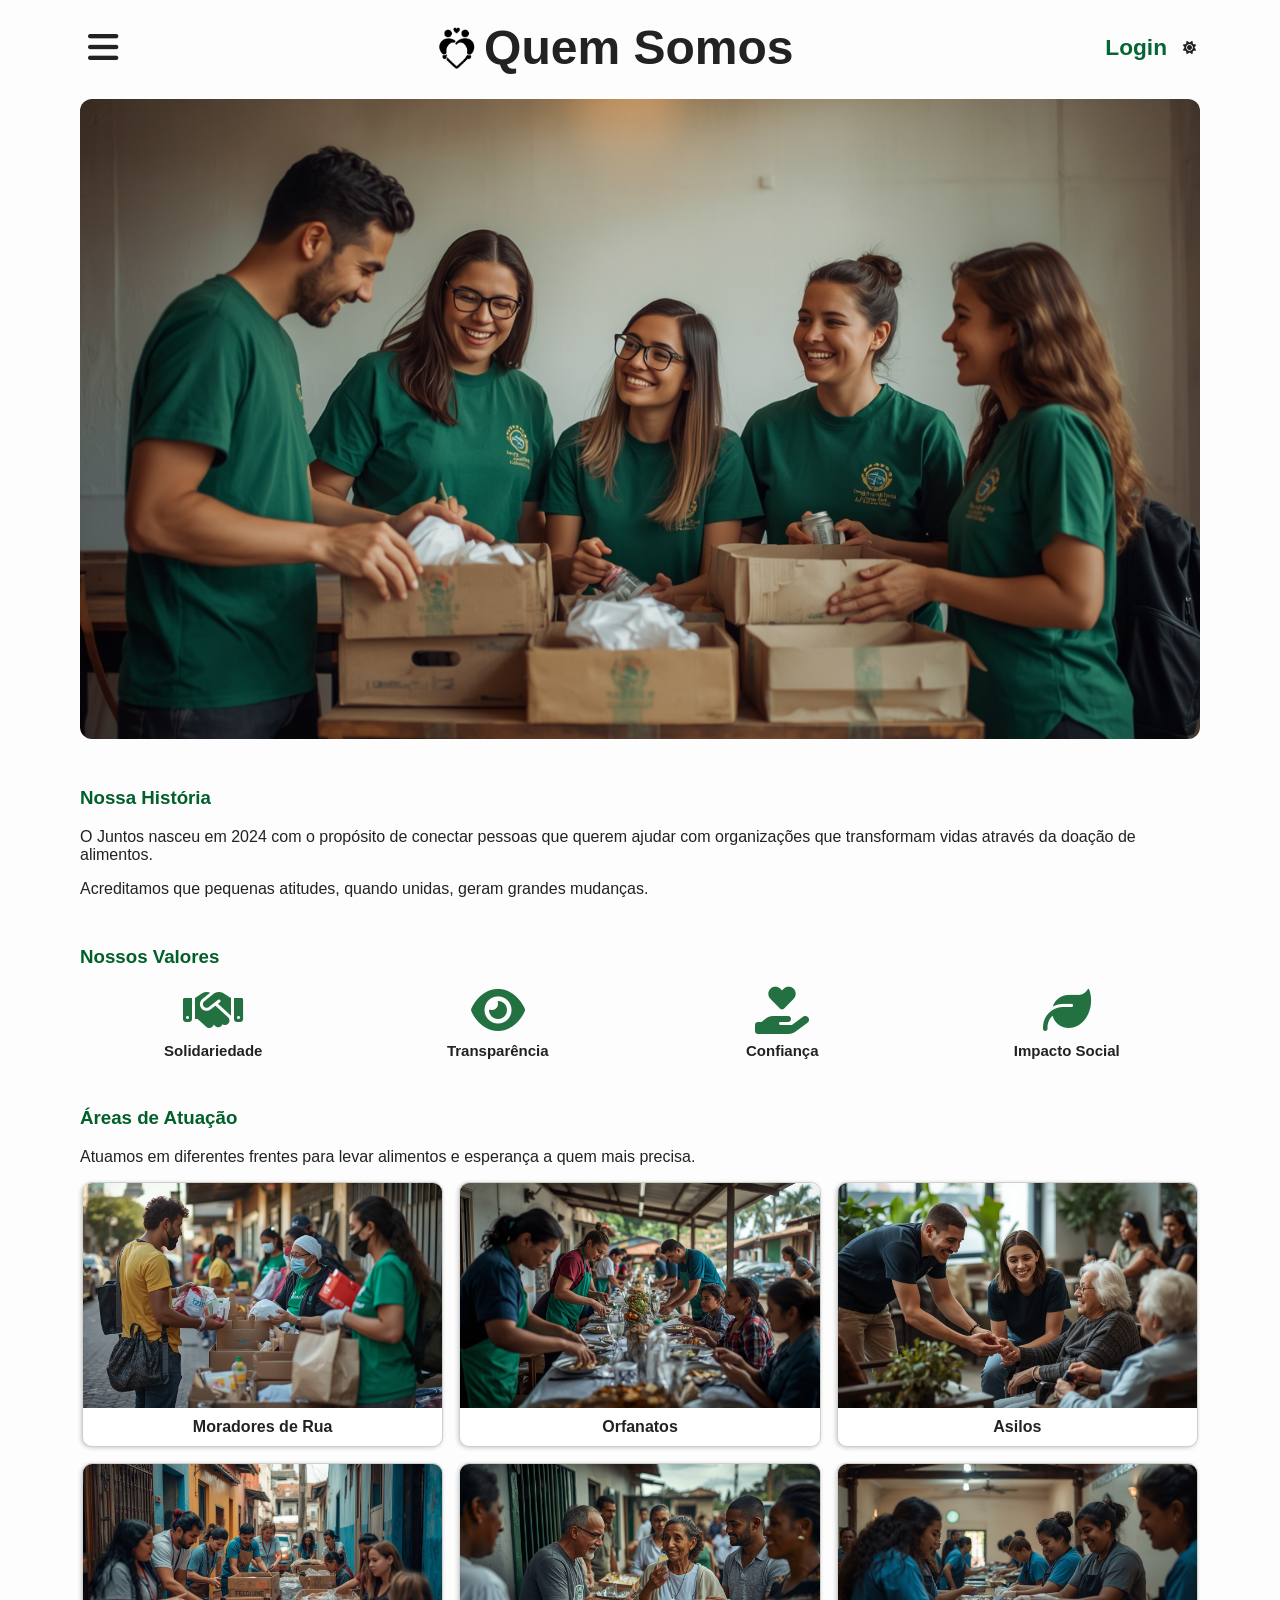
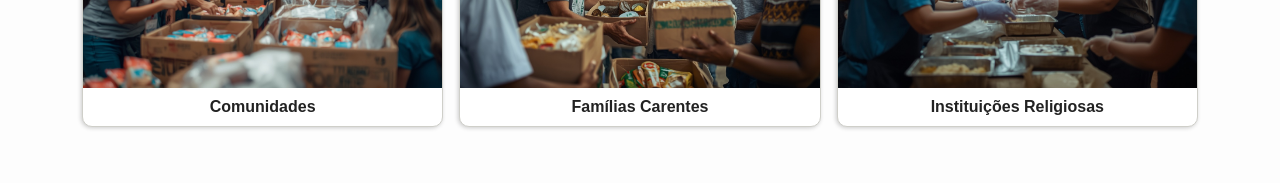
<file: quemSomos.html>
<!DOCTYPE html>
<html lang="pt-br">

<head>
    <meta charset="UTF-8">
    <meta name="viewport" content="width=device-width, initial-scale=1.0">
    <link rel="stylesheet" href="index.css">
    <link rel="stylesheet" href="https://cdnjs.cloudflare.com/ajax/libs/font-awesome/6.5.2/css/all.min.css">
    <title>Quem Somos - Juntos</title>
</head>

<body id="quemSomos" class="claro">
    <header>
        <button type="button" class="abrirMenu" aria-label="Abrir menu" aria-expanded="false">
            <i class="fa-solid fa-bars"></i>
        </button>
        <div class="logo">
            <img src="src/logoPreta.png" alt="Juntos">
            <h1>Quem Somos</h1>
        </div>
        <div class="headerAcoes">
            <a class="verTodos" href="Login.html">Login</a>
            <button type="button" id="tema" aria-label="Mudar tema"><i class="fa fa-sun"></i></button>
        </div>
    </header>

    <main>
        <img class="banner" src="src/quemSomos.jpg" alt="Equipe Juntos reunida em uma campanha de doação de alimentos">

        <section>
            <h3 class="colorVerdeE">Nossa História</h3>
            <p>O Juntos nasceu em 2024 com o propósito de conectar pessoas que querem ajudar com organizações que
                transformam vidas através da doação de alimentos.</p>
            <p>Acreditamos que pequenas atitudes, quando unidas, geram grandes mudanças.</p>
        </section>

        <section>
            <h3 class="colorVerdeE">Nossos Valores</h3>
            <ul class="iconesLadoLado">
                <li class="icone">
                    <i class="fas fa-handshake"></i>
                    <h4>Solidariedade</h4>
                </li>
                <li class="icone">
                    <i class="fas fa-eye"></i>
                    <h4>Transparência</h4>
                </li>
                <li class="icone">
                    <i class="fas fa-hand-holding-heart"></i>
                    <h4>Confiança</h4>
                </li>
                <li class="icone">
                    <i class="fas fa-leaf"></i>
                    <h4>Impacto Social</h4>
                </li>
            </ul>
        </section>

        <section>
            <h3 class="colorVerdeE">Áreas de Atuação</h3>
            <p>Atuamos em diferentes frentes para levar alimentos e esperança a quem mais precisa.</p>
            <ul class="listaLadoLado">
                <li class="cardTextoInferior">
                    <img src="src/moradoresDeRua.jpg" alt="Pessoa em situação de rua recebendo apoio comunitário">
                    <h4>Moradores de Rua</h4>
                </li>
                <li class="cardTextoInferior">
                    <img src="src/orfanatos.jpg" alt="Crianças recebendo alimentos e carinho em um orfanato">
                    <h4>Orfanatos</h4>
                </li>
                <li class="cardTextoInferior">
                    <img src="src/asilos.jpg" alt="Idosos em asilo recebendo doações e atenção">
                    <h4>Asilos</h4>
                </li>
                <li class="cardTextoInferior">
                    <img src="src/comunidades.jpg" alt="Comunidade recebendo ajuda e alimentos">
                    <h4>Comunidades</h4>
                </li>
                <li class="cardTextoInferior">
                    <img src="src/familiasCarentes.jpg" alt="Famílias carentes recebendo doações de alimentos">
                    <h4>Famílias Carentes</h4>
                </li>
                <li class="cardTextoInferior">
                    <img src="src/comunidadesReligiosas.jpg" alt="Instituição religiosa apoiando a comunidade com doações">
                    <h4>Instituições Religiosas</h4>
                </li>
            </ul>
        </section>
    </main>

    <article id="menu" class="menuClose">
        <div>
            <div class="logo">
                <img src="src/logoBranca.png" alt="Logo do Juntos">
                <h1>Juntos</h1>
            </div>
            <button type="button" class="fecharMenu" aria-label="Fechar menu"><i class="fa fa-close"></i></button>
        </div>
        <nav class="redirecionadorMenu">
            <div><i class="fas fa-home white"></i><a href="index.html">Início</a></div>
            <div><i class="fas fa-user-alt white"></i><a href="minhaArea.html">Minha Área</a></div>
            <div><i class="fas fa-chart-bar white"></i><a href="Dashboard.html">Dashboard</a></div>
            <div><i class="fas fa-newspaper white"></i><a href="boletim.html">Boletim</a></div>
            <div><i class="fas fa-question-circle white"></i><a href="quemSomos.html">Quem Somos</a></div>
        </nav>
    </article>

    <script src="script.js" defer></script>
</body>

</html>
</file>
<file: index.css>
@import url("css/base.css");
@import url("css/componentes.css");
@import url("css/paginas.css");
@import url("css/responsivo.css");
@import url("css/tema.css");
</file>
